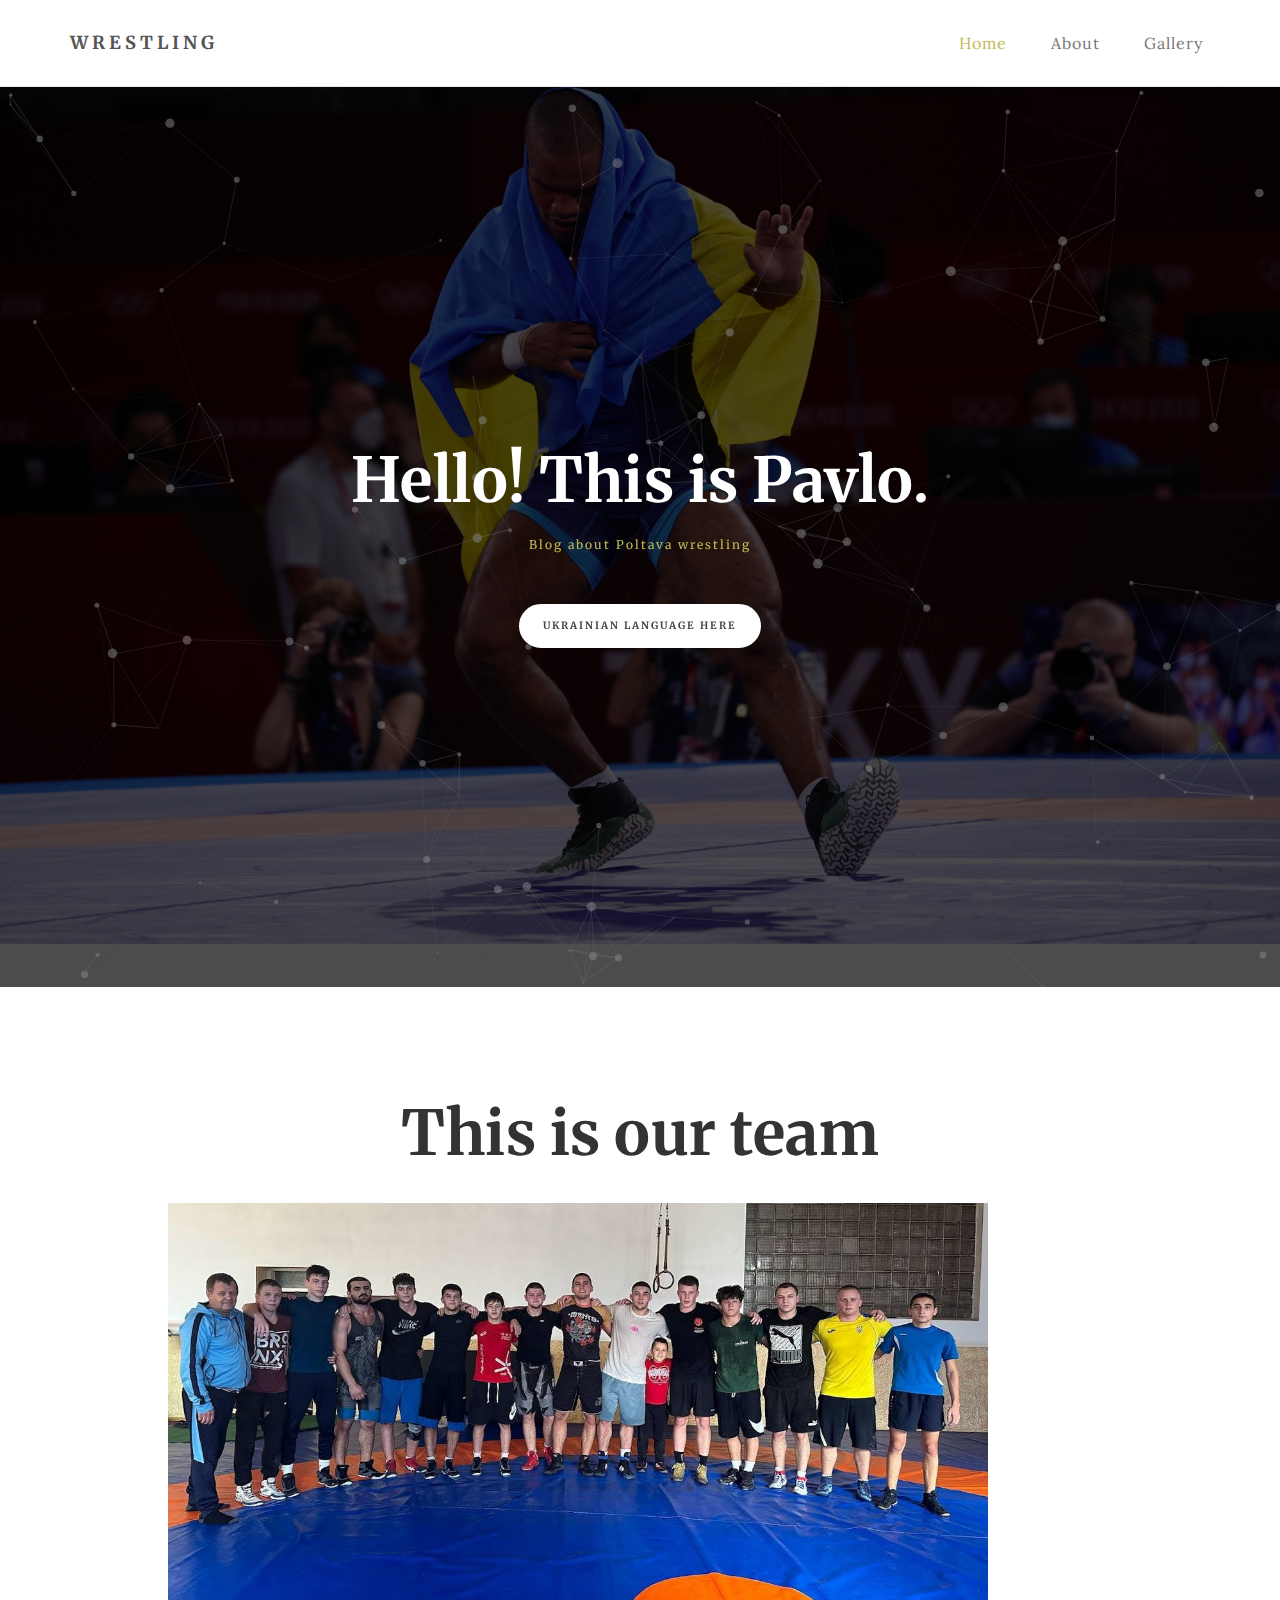
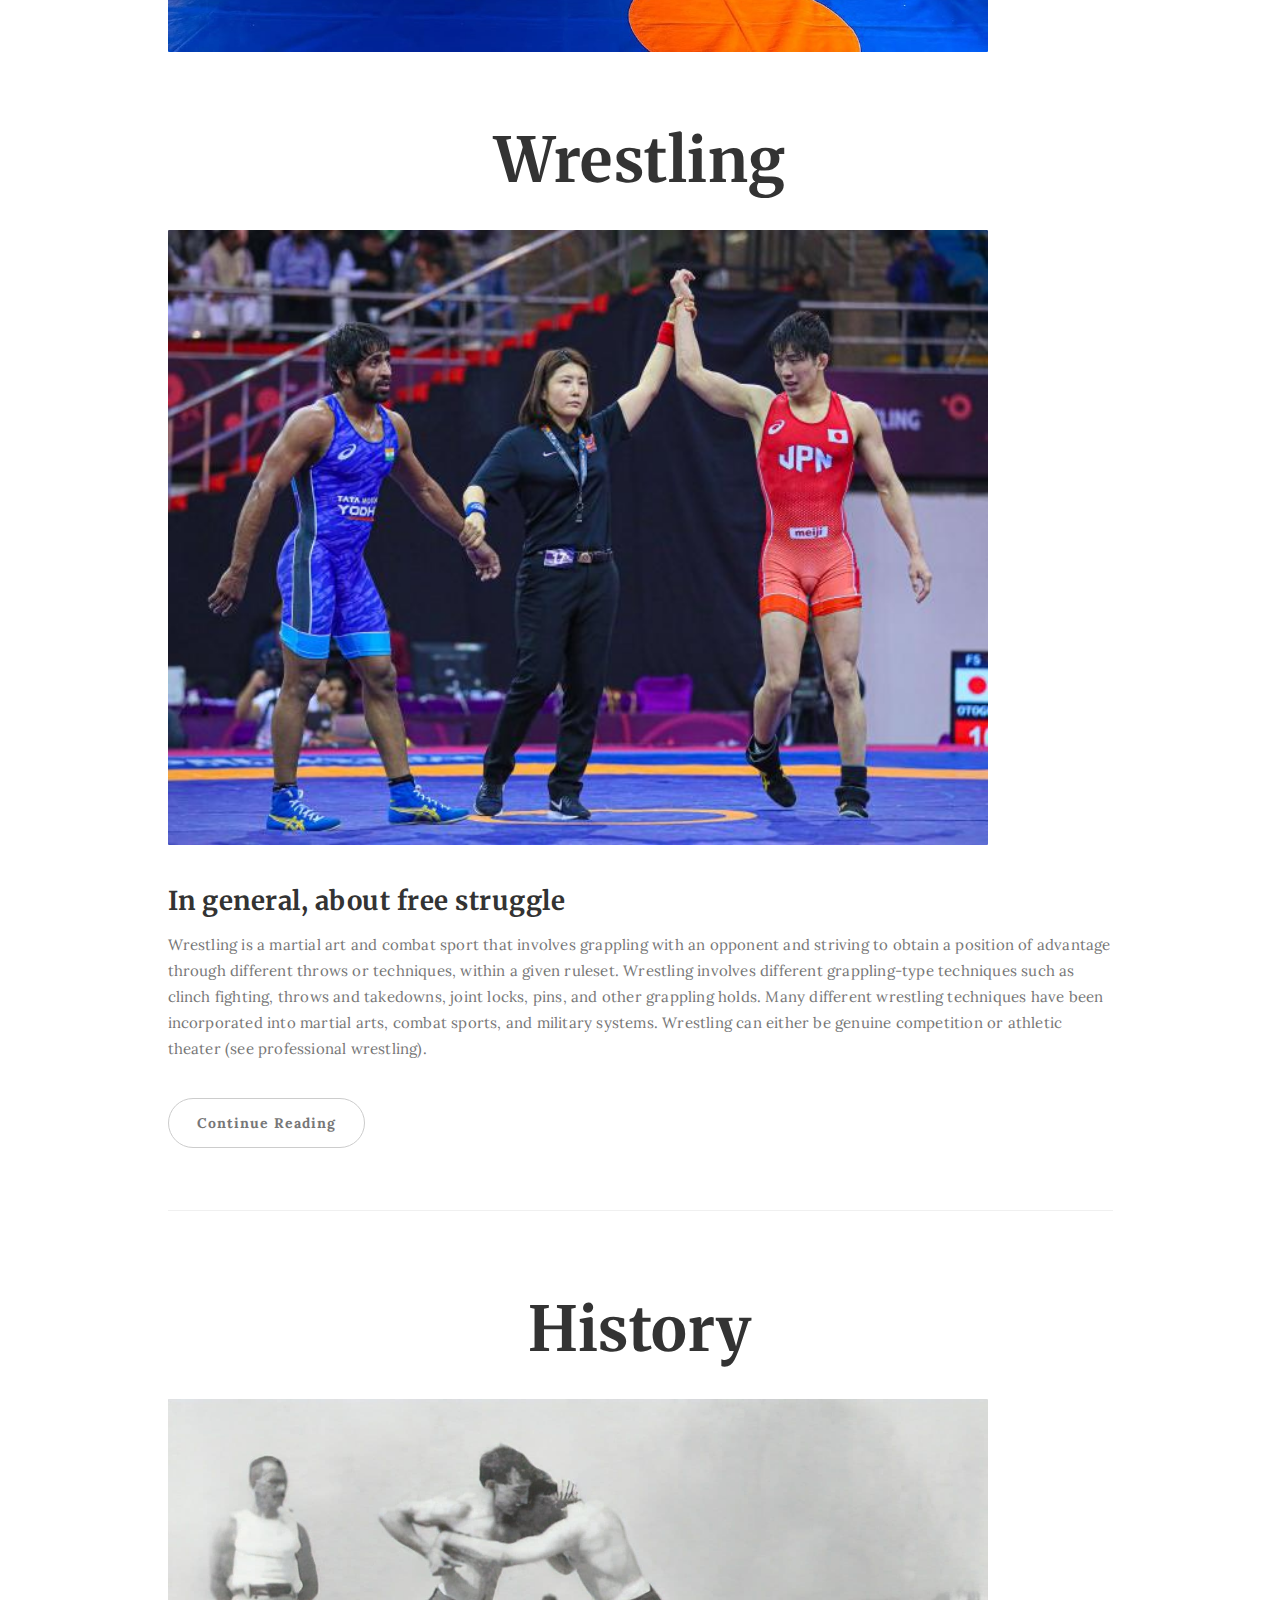
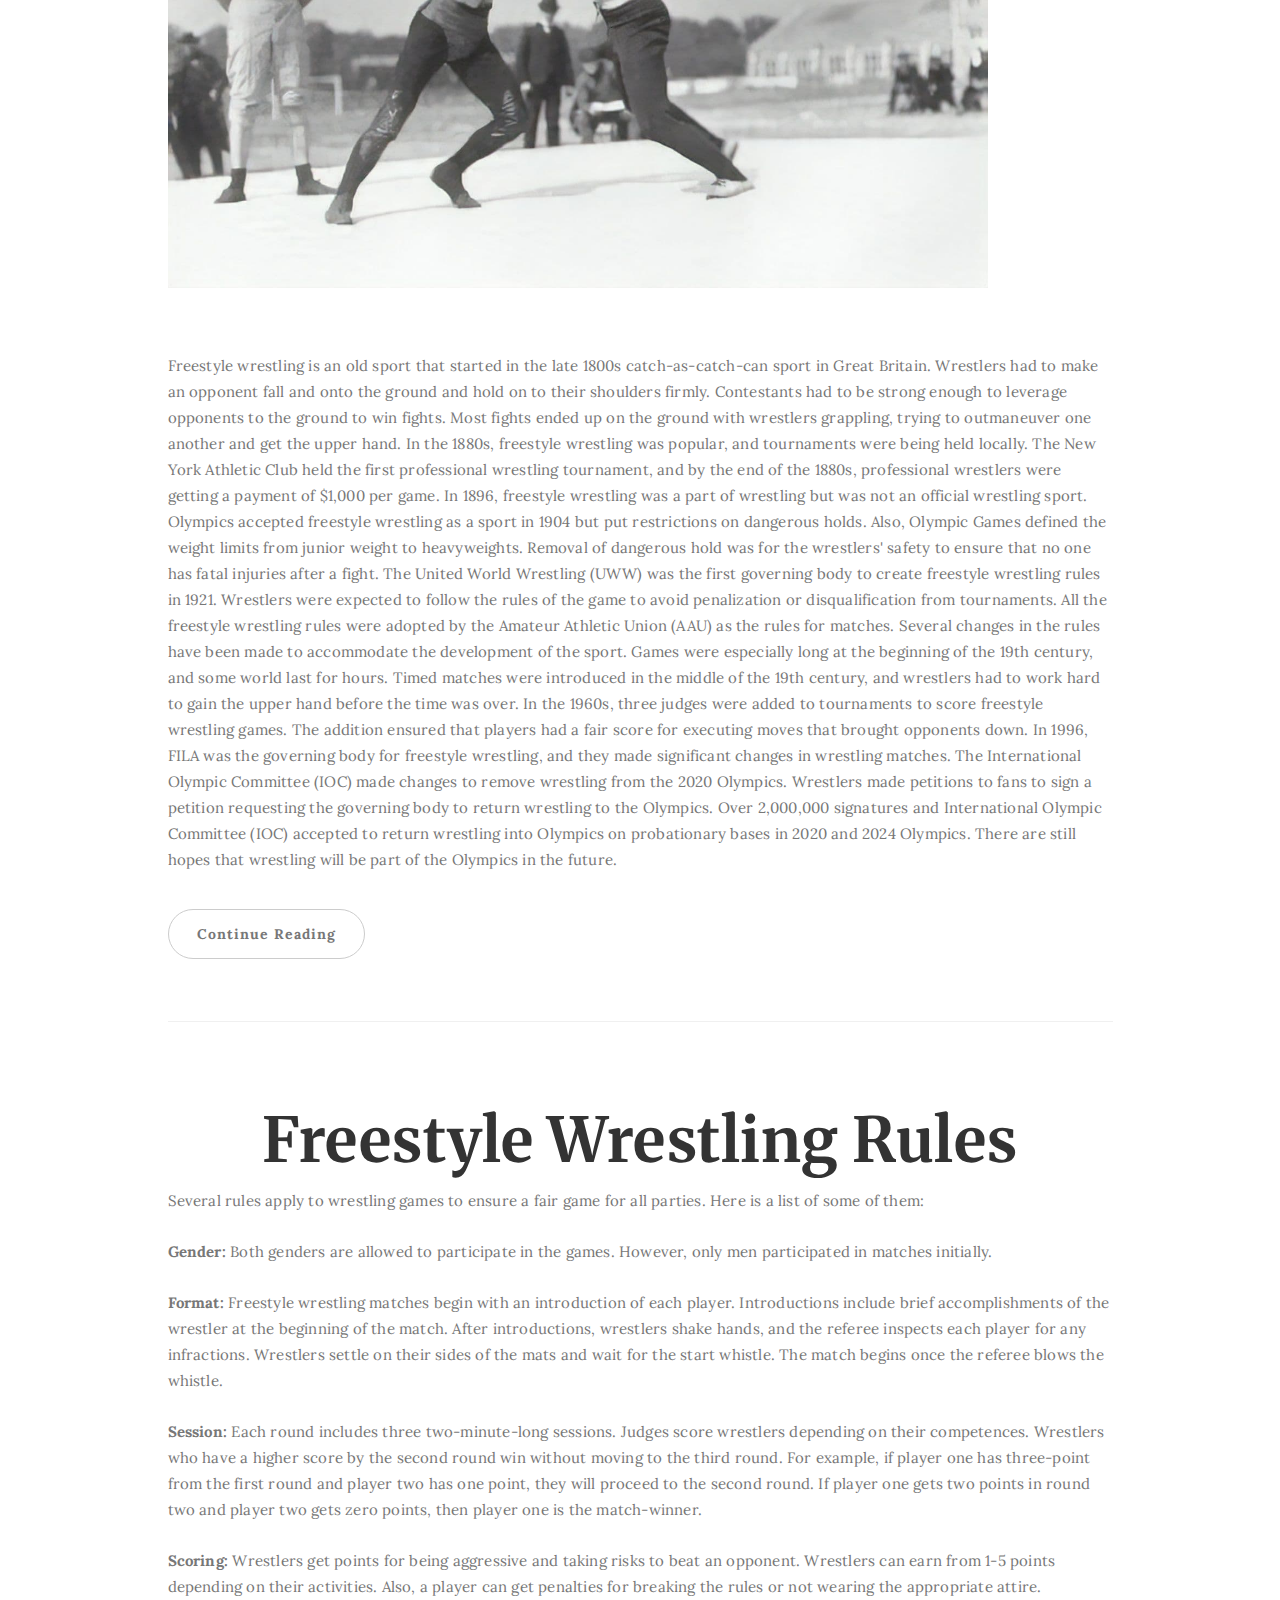
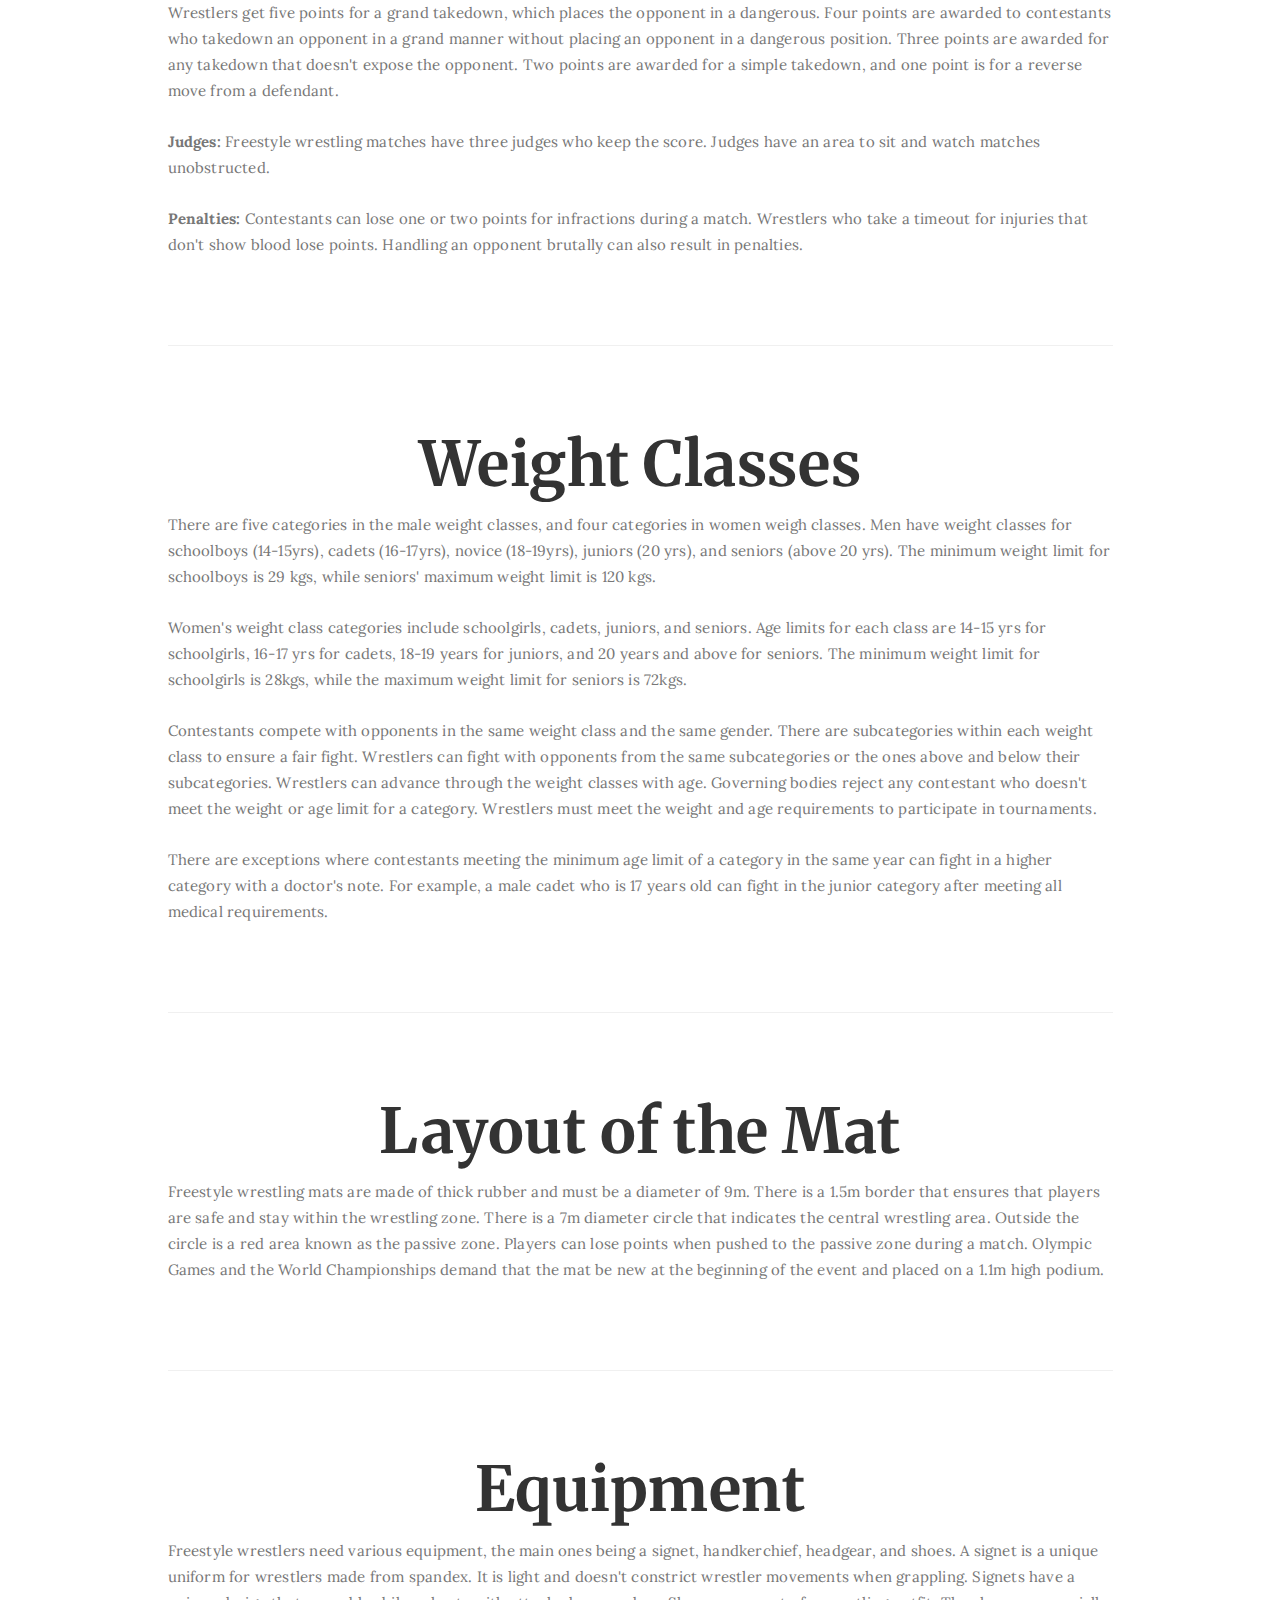
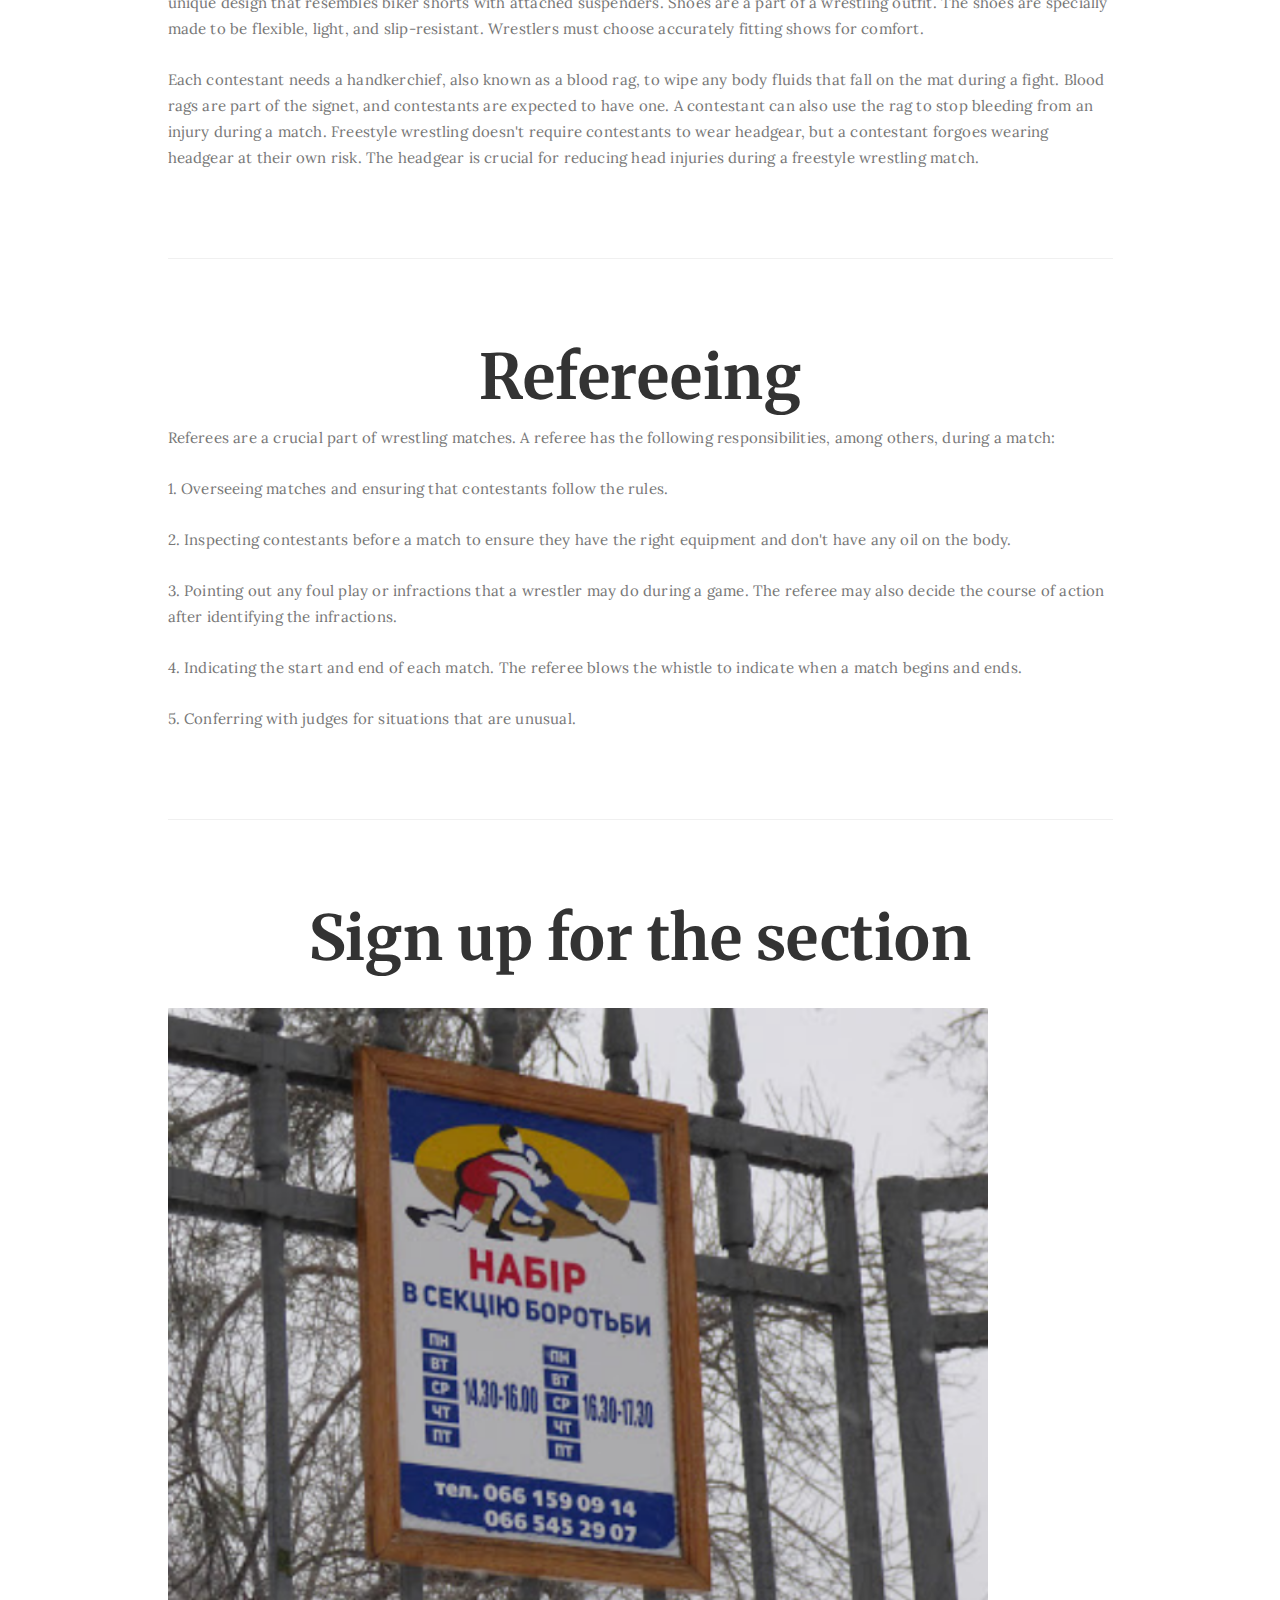
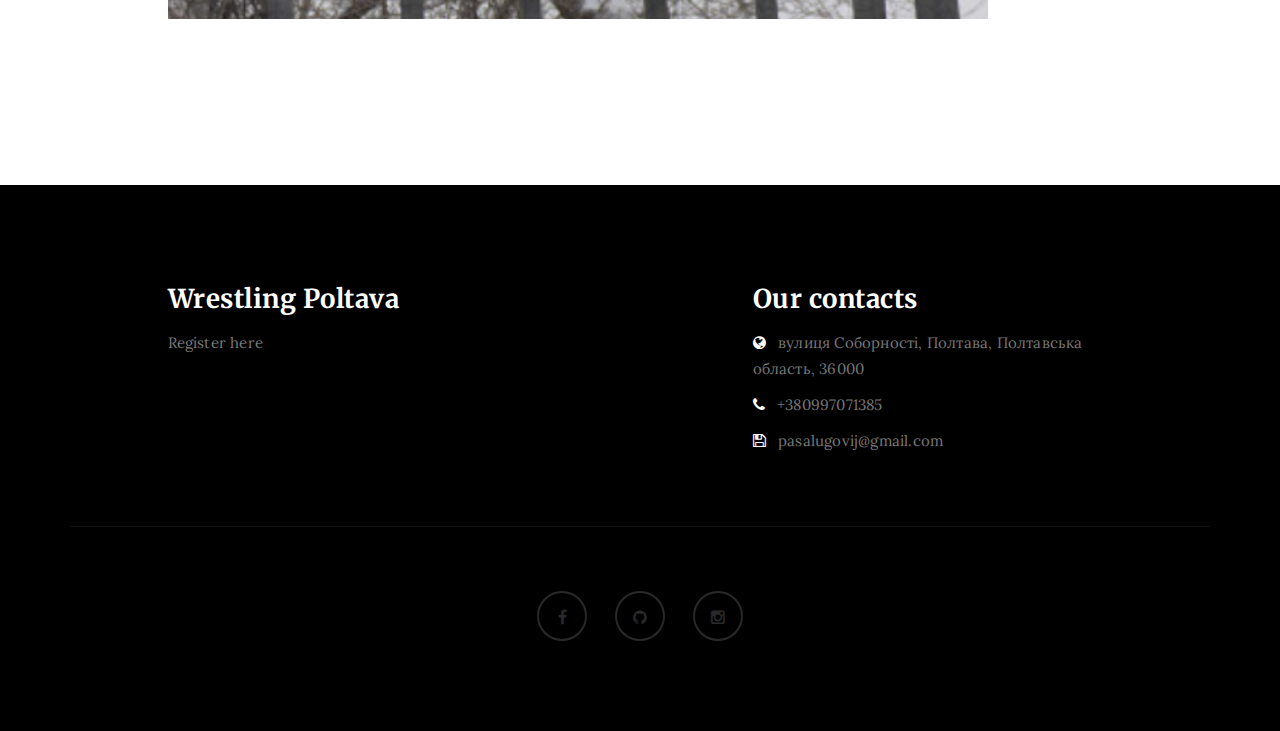
<file: index.html>
<!DOCTYPE html>
<html lang="en">
<head>

<meta charset="UTF-8">
<meta http-equiv="X-UA-Compatible" content="IE=Edge">
<meta name="description" content="">
<meta name="keywords" content="">
<meta name="author" content="">
<meta name="viewport" content="width=device-width, initial-scale=1, maximum-scale=1">
<link rel="shortcut icon" href="images/icon-wrestling.png" type="image/x-icon">
<title>Wrestling Poltava</title>

<link rel="stylesheet" href="css/bootstrap.min.css">
<link rel="stylesheet" href="css/font-awesome.min.css">

<!-- Main css -->
<link rel="stylesheet" href="css/style.css">
<link href="https://fonts.googleapis.com/css?family=Lora|Merriweather:300,400" rel="stylesheet">

</head>
<body>

<!-- PRE LOADER -->

<div class="preloader">
     <div class="sk-spinner sk-spinner-wordpress">
          <span class="sk-inner-circle"></span>
     </div>
</div>

<!-- Navigation section  -->

<div class="navbar navbar-default navbar-static-top" role="navigation">
     <div class="container">

          <div class="navbar-header">
               <button class="navbar-toggle" data-toggle="collapse" data-target=".navbar-collapse">
                    <span class="icon icon-bar"></span>
                    <span class="icon icon-bar"></span>
                    <span class="icon icon-bar"></span>
               </button>
               <a href="index.html" class="navbar-brand">Wrestling</a>
          </div>
          <div class="collapse navbar-collapse">
               <ul class="nav navbar-nav navbar-right">
                    <li class="active"><a href="index.html">Home</a></li>
                    <li><a href="about.html">About</a></li>
                    <li><a href="gallery.html">Gallery</a></li>
               </ul>
          </div>

  </div>
</div>

<!-- Home Section -->

<section id="home" class="main-home parallax-section">
     <div class="overlay"></div>
     <div id="particles-js"></div>
     <div class="container">
          <div class="row">

               <div class="col-md-12 col-sm-12">
                    <h1>Hello! This is Pavlo.</h1>
                    <h4>Blog about Poltava wrestling</h4>
                    <a href="ukrainish.html" class="smoothScroll btn btn-default">Ukrainian language here</a>
               </div>

          </div>
     </div>
</section>

<!-- Blog Section -->

<section id="blog">
     <div class="container">
          <div class="row">

               <div class="col-md-offset-1 col-md-10 col-sm-12">
                    <div class="blog-post-thumb">
                         <h1 class="my-team">This is our team</h1>
                         <div class="blog-post-image">
                              <a>
                                   <img src="images/My-team.jpg" class="img-responsive" alt="Blog Image" height="800px" width="820px">
                              </a>
                         </div>

                    <div class="blog-post-thumb">
                         <h1 class="my-team">Wrestling</h1>
                         <div class="blog-post-image">
                              <a>
                                   <img src="images/otoguto-blog.jpg" class="img-responsive" alt="Blog Image" height="800px" width="820px">
                              </a>
                         </div>
                         <div class="blog-post-title">
                              <h3>In general, about free struggle</a></h3>
                         </div>
                         <div class="blog-post-des">
                              <p>Wrestling is a martial art and combat sport that involves grappling with an opponent and striving to obtain a position of advantage through different throws or techniques, within a given ruleset. Wrestling involves different grappling-type techniques such as clinch fighting, throws and takedowns, joint locks, pins, and other grappling holds. Many different wrestling techniques have been incorporated into martial arts, combat sports, and military systems. Wrestling can either be genuine competition or athletic theater (see professional wrestling).</p>
                              <a href="https://en.wikipedia.org/wiki/Wrestling" class="btn btn-default">Continue Reading</a>
                         </div>
                    </div>

                    <div class="blog-post-thumb">
                         <h1 class="my-team">History</h1>
                         <div class="blog-post-image">
                              <div class="embed-responsive embed-responsive-16by9">
                                   <img src="images/history-wreestling.jpeg" class="img-responsive" alt="Blog Image" height="800px" width="820px">
                              </div>
                         </div>

                         <div class="blog-post-des">
                              <p>Freestyle wrestling is an old sport that started in the late 1800s catch-as-catch-can sport in Great Britain. Wrestlers had to make an opponent fall and onto the ground and hold on to their shoulders firmly. Contestants had to be strong enough to leverage opponents to the ground to win fights. Most fights ended up on the ground with wrestlers grappling, trying to outmaneuver one another and get the upper hand. In the 1880s, freestyle wrestling was popular, and tournaments were being held locally. The New York Athletic Club held the first professional wrestling tournament, and by the end of the 1880s, professional wrestlers were getting a payment of $1,000 per game. In 1896, freestyle wrestling was a part of wrestling but was not an official wrestling sport. Olympics accepted freestyle wrestling as a sport in 1904 but put restrictions on dangerous holds. Also, Olympic Games defined the weight limits from junior weight to heavyweights. Removal of dangerous hold was for the wrestlers' safety to ensure that no one has fatal injuries after a fight. The United World Wrestling (UWW) was the first governing body to create freestyle wrestling rules in 1921. Wrestlers were expected to follow the rules of the game to avoid penalization or disqualification from tournaments. All the freestyle wrestling rules were adopted by the Amateur Athletic Union (AAU) as the rules for matches. Several changes in the rules have been made to accommodate the development of the sport. Games were especially long at the beginning of the 19th century, and some world last for hours. Timed matches were introduced in the middle of the 19th century, and wrestlers had to work hard to gain the upper hand before the time was over. In the 1960s, three judges were added to tournaments to score freestyle wrestling games. The addition ensured that players had a fair score for executing moves that brought opponents down. In 1996, FILA was the governing body for freestyle wrestling, and they made significant changes in wrestling matches. The International Olympic Committee (IOC) made changes to remove wrestling from the 2020 Olympics. Wrestlers made petitions to fans to sign a petition requesting the governing body to return wrestling to the Olympics. Over 2,000,000 signatures and International Olympic Committee (IOC) accepted to return wrestling into Olympics on probationary bases in 2020 and 2024 Olympics. There are still hopes that wrestling will be part of the Olympics in the future.</p>
                              <a href="https://sport-wiki.org/sports/freestyle-wrestling/" class="btn btn-default">Continue Reading</a>
                         </div>
                    </div>

                    <div class="blog-post-thumb">
                         <h1 class="my-team">Freestyle Wrestling Rules</h1>
                         <div class="blog-post-title">
                              <p class="text-rules">Several rules apply to wrestling games to ensure a fair game for all parties. Here is a list of some of them:</p>
                              <p class="text-rules"><b>Gender:</b> Both genders are allowed to participate in the games. However, only men participated in matches initially.</p>
                              <p class="text-rules"><b>Format:</b> Freestyle wrestling matches begin with an introduction of each player. Introductions include brief accomplishments of the wrestler at the beginning of the match. After introductions, wrestlers shake hands, and the referee inspects each player for any infractions. Wrestlers settle on their sides of the mats and wait for the start whistle. The match begins once the referee blows the whistle.</p>
                              <p class="text-rules"><b>Session:</b> Each round includes three two-minute-long sessions. Judges score wrestlers depending on their competences. Wrestlers who have a higher score by the second round win without moving to the third round. For example, if player one has three-point from the first round and player two has one point, they will proceed to the second round. If player one gets two points in round two and player two gets zero points, then player one is the match-winner.</p>
                              <p class="text-rules"><b>Scoring:</b> Wrestlers get points for being aggressive and taking risks to beat an opponent. Wrestlers can earn from 1-5 points depending on their activities. Also, a player can get penalties for breaking the rules or not wearing the appropriate attire. Wrestlers get five points for a grand takedown, which places the opponent in a dangerous. Four points are awarded to contestants who takedown an opponent in a grand manner without placing an opponent in a dangerous position. Three points are awarded for any takedown that doesn't expose the opponent. Two points are awarded for a simple takedown, and one point is for a reverse move from a defendant.</p>
                              <p class="text-rules"><b>Judges:</b> Freestyle wrestling matches have three judges who keep the score. Judges have an area to sit and watch matches unobstructed.</p>
                              <p class="text-rules"><b>Penalties:</b> Contestants can lose one or two points for infractions during a match. Wrestlers who take a timeout for injuries that don't show blood lose points. Handling an opponent brutally can also result in penalties.</p>
                         </div>
                    </div>


                    <div class="blog-post-thumb">
                         <h1 class="my-team">Weight Classes</h1>
                         <div class="blog-post-title">
                              <p class="text-rules">There are five categories in the male weight classes, and four categories in women weigh classes. Men have weight classes for schoolboys (14-15yrs), cadets (16-17yrs), novice (18-19yrs), juniors (20 yrs), and seniors (above 20 yrs). The minimum weight limit for schoolboys is 29 kgs, while seniors' maximum weight limit is 120 kgs.</p>
                              <p class="text-rules">Women's weight class categories include schoolgirls, cadets, juniors, and seniors. Age limits for each class are 14-15 yrs for schoolgirls, 16-17 yrs for cadets, 18-19 years for juniors, and 20 years and above for seniors. The minimum weight limit for schoolgirls is 28kgs, while the maximum weight limit for seniors is 72kgs.</p>
                              <p class="text-rules">Contestants compete with opponents in the same weight class and the same gender. There are subcategories within each weight class to ensure a fair fight. Wrestlers can fight with opponents from the same subcategories or the ones above and below their subcategories. Wrestlers can advance through the weight classes with age. Governing bodies reject any contestant who doesn't meet the weight or age limit for a category. Wrestlers must meet the weight and age requirements to participate in tournaments.</p>
                              <p class="text-rules">There are exceptions where contestants meeting the minimum age limit of a category in the same year can fight in a higher category with a doctor's note. For example, a male cadet who is 17 years old can fight in the junior category after meeting all medical requirements.</p>
                         </div>
                    </div>

                    <div class="blog-post-thumb">
                         <h1 class="my-team">Layout of the Mat</h1>
                         <div class="blog-post-title">
                              <p class="text-rules">Freestyle wrestling mats are made of thick rubber and must be a diameter of 9m. There is a 1.5m border that ensures that players are safe and stay within the wrestling zone. There is a 7m diameter circle that indicates the central wrestling area. Outside the circle is a red area known as the passive zone. Players can lose points when pushed to the passive zone during a match. Olympic Games and the World Championships demand that the mat be new at the beginning of the event and placed on a 1.1m high podium.</p>
                         </div>
                    </div>

                    <div class="blog-post-thumb">
                         <h1 class="my-team">Equipment</h1>
                         <div class="blog-post-title">
                              <p class="text-rules">Freestyle wrestlers need various equipment, the main ones being a signet, handkerchief, headgear, and shoes. A signet is a unique uniform for wrestlers made from spandex. It is light and doesn't constrict wrestler movements when grappling. Signets have a unique design that resembles biker shorts with attached suspenders. Shoes are a part of a wrestling outfit. The shoes are specially made to be flexible, light, and slip-resistant. Wrestlers must choose accurately fitting shows for comfort.</p>
                              <p class="text-rules">Each contestant needs a handkerchief, also known as a blood rag, to wipe any body fluids that fall on the mat during a fight. Blood rags are part of the signet, and contestants are expected to have one. A contestant can also use the rag to stop bleeding from an injury during a match. Freestyle wrestling doesn't require contestants to wear headgear, but a contestant forgoes wearing headgear at their own risk. The headgear is crucial for reducing head injuries during a freestyle wrestling match.</p>
                         </div>
                    </div>

                    <div class="blog-post-thumb">
                         <h1 class="my-team">Refereeing</h1>
                         <div class="blog-post-title">
                              <p class="text-rules">Referees are a crucial part of wrestling matches. A referee has the following responsibilities, among others, during a match: </p>
                              <p class="text-rules">1. Overseeing matches and ensuring that contestants follow the rules.</p>
                              <p class="text-rules">2. Inspecting contestants before a match to ensure they have the right equipment and don't have any oil on the body.</p>
                              <p class="text-rules">3. Pointing out any foul play or infractions that a wrestler may do during a game. The referee may also decide the course of action after identifying the infractions.</p>
                              <p class="text-rules">4. Indicating the start and end of each match. The referee blows the whistle to indicate when a match begins and ends.</p>
                              <p class="text-rules">5. Conferring with judges for situations that are unusual.</p>
                         </div>
                    </div>




                    <div class="blog-post-thumb">
                         <h1 class="my-team">Sign up for the section</h1>
                         <div class="blog-post-image">
                              <a>
                                   <img src="images/reception-wrestling.png" class="img-responsive" alt="Blog Image" height="800px" width="820px">
                              </a>
                    </div>

                    

               </div>

          </div>
     </div>
</section>

<!-- Footer Section -->

<footer>
     <div class="container">
          <div class="row">

               <div class="col-md-5 col-md-offset-1 col-sm-6">
                    <h3>Wrestling Poltava</h3>
                    <p>Register here</p>
               </div>

               <div class="col-md-4 col-md-offset-1 col-sm-6">
                    <h3>Our contacts</h3>
                    <p><i class="fa fa-globe"></i> вулиця Соборності, Полтава, Полтавська область, 36000</p>
                    <p><i class="fa fa-phone"></i> +380997071385</p>
                    <p><i class="fa fa-save"></i> pasalugovij@gmail.com</p>
               </div>

               <div class="clearfix col-md-12 col-sm-12">
                    <hr>
               </div>

               <div class="col-md-12 col-sm-12">
                    <ul class="social-icon">
                         <li><a href="https://www.facebook.com/profile.php?id=100010576518614" class="fa fa-facebook"></a></li>
                         <li><a href="https://github.com/Pavlitoo" class="fa fa-github"></a></li>
                         <li><a href="https://www.instagram.com/l.pashaa/" class="fa fa-instagram"></a></li>
                    </ul>
               </div>
               
          </div>
     </div>
</footer>

<!-- Back top -->
<a href="#back-top" class="go-top"><i class="fa fa-angle-up"></i></a>

<!-- SCRIPTS -->

<script src="js/jquery.js"></script>
<script src="js/bootstrap.min.js"></script>
<script src="js/particles.min.js"></script>
<script src="js/app.js"></script>
<script src="js/jquery.parallax.js"></script>
<script src="js/smoothscroll.js"></script>
<script src="js/custom.js"></script>

</body>
</html>
</file>
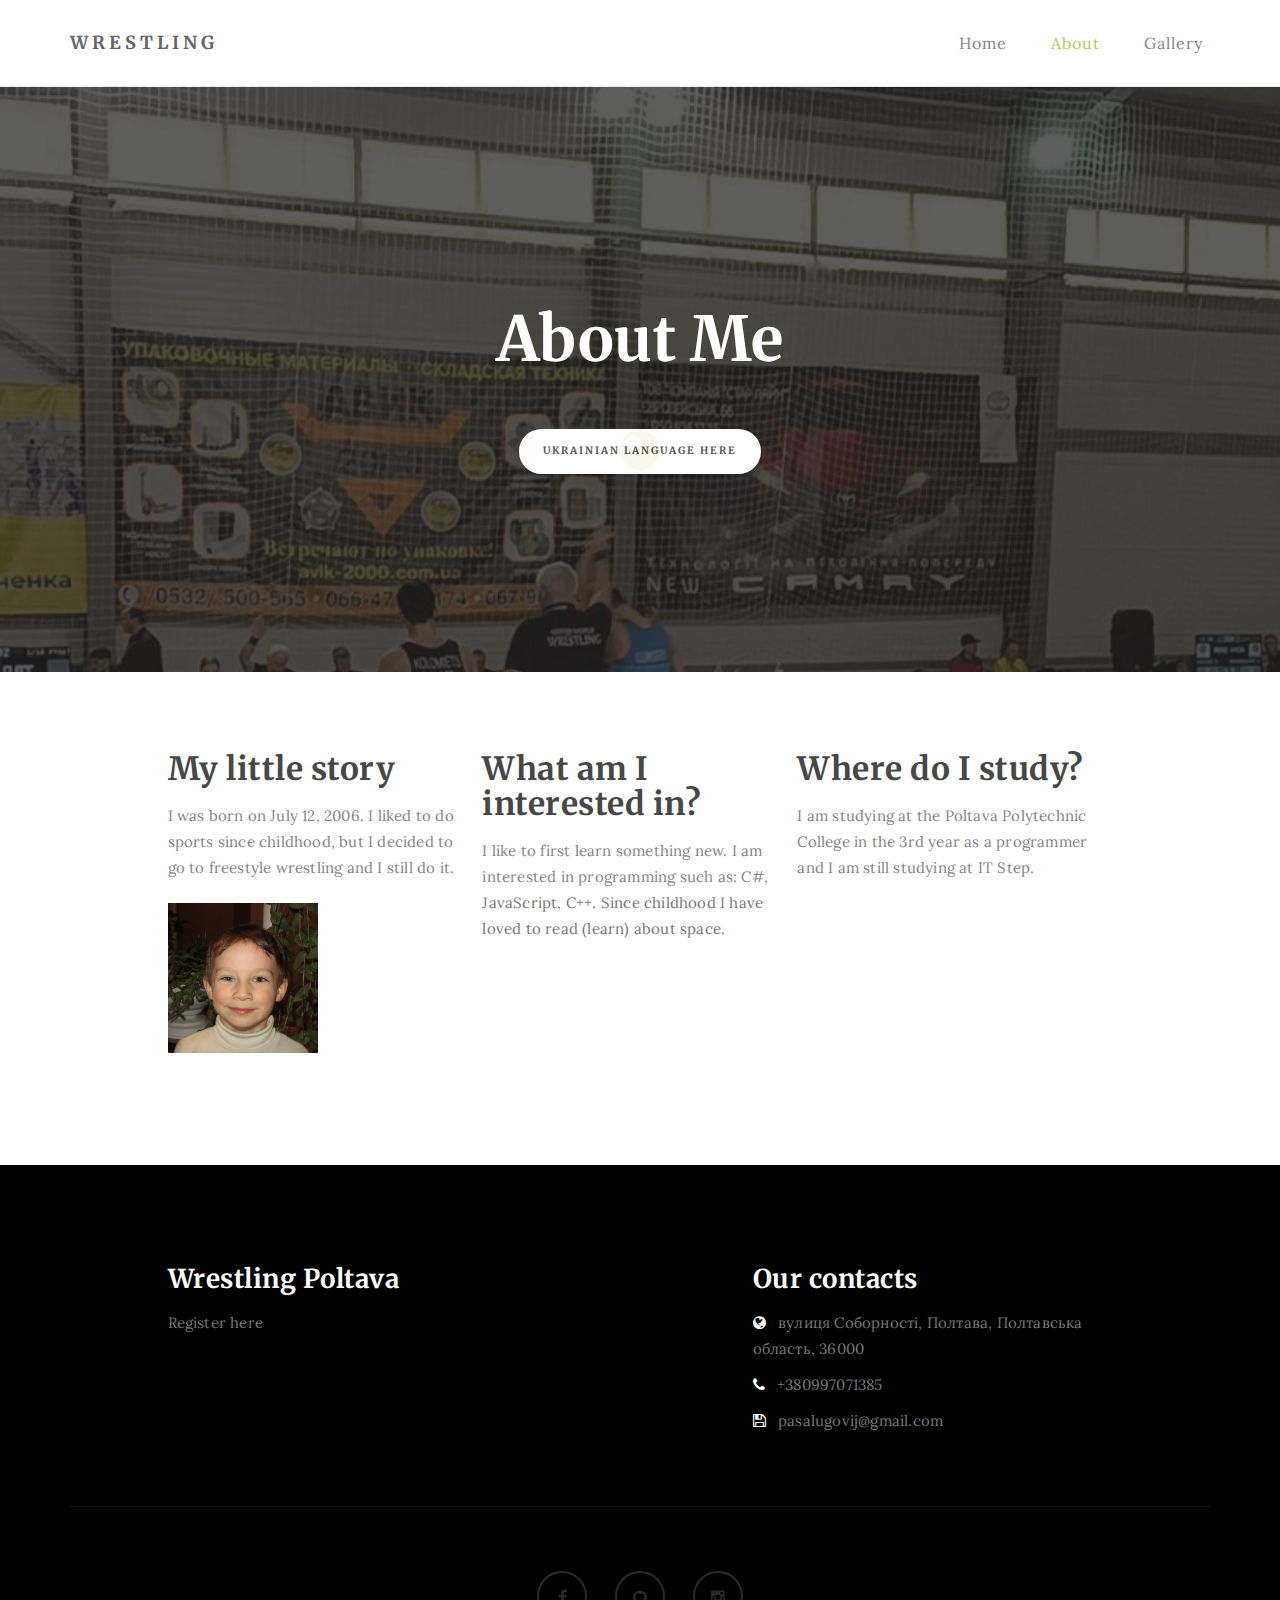
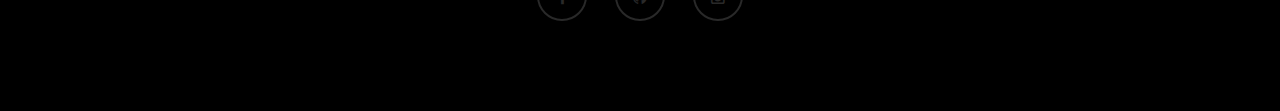
<file: about.html>
<!DOCTYPE html>
<html lang="en">
<head>

<meta charset="UTF-8">
<meta http-equiv="X-UA-Compatible" content="IE=Edge">
<meta name="description" content="">
<meta name="keywords" content="">
<meta name="author" content="">
<meta name="viewport" content="width=device-width, initial-scale=1, maximum-scale=1">
<link rel="shortcut icon" href="images/icon-wrestling.png" type="image/x-icon">
<title>About me</title>
<!--

Template 2085 Neuron

http://www.tooplate.com/view/2085-neuron

-->
<link rel="stylesheet" href="css/bootstrap.min.css">
<link rel="stylesheet" href="css/font-awesome.min.css">

<!-- Main css -->
<link rel="stylesheet" href="css/style.css">
<link href="https://fonts.googleapis.com/css?family=Lora|Merriweather:300,400" rel="stylesheet">

</head>
<body>

<!-- PRE LOADER -->

<div class="preloader">
     <div class="sk-spinner sk-spinner-wordpress">
          <span class="sk-inner-circle"></span>
     </div>
</div>

<!-- Navigation section  -->

<div class="navbar navbar-default navbar-static-top" role="navigation">
     <div class="container">

          <div class="navbar-header">
               <button class="navbar-toggle" data-toggle="collapse" data-target=".navbar-collapse">
                    <span class="icon icon-bar"></span>
                    <span class="icon icon-bar"></span>
                    <span class="icon icon-bar"></span>
               </button>
               <a href="index.html" class="navbar-brand">Wrestling</a>
          </div>
          <div class="collapse navbar-collapse">
               <ul class="nav navbar-nav navbar-right">
                    <li><a href="index.html">Home</a></li>
                    <li class="active"><a href="about.html">About</a></li>
                    <li><a href="gallery.html">Gallery</a></li>
               </ul>
          </div>

  </div>
</div>

<!-- Home Section -->

<section id="home" class="main-about parallax-section">
     <div class="overlay"></div>
     <div class="container">
          <div class="row">

               <div class="col-md-12 col-sm-12">
                    <h1>About Me</h1>
                    <a href="aboutukrainish.html" class="smoothScroll btn btn-default">Ukrainian language here</a>
               </div>

          </div>
     </div>
</section>

<!-- About Section -->

<section id="about">
     <div class="container">
          <div class="row">

               <div class="col-md-offset-1 col-md-10 col-sm-12">
                    <div class="col-md-4 col-sm-4">
                         <h2>My little story</h2>
                         <p>I was born on July 12, 2006. I liked to do sports since childhood, but I decided to go to freestyle wrestling and I still do it.</p>
                         <a>
                              <img src="images/i-foto.jpg" class="img-responsive" alt="Blog Image" height="130px" width="150px">
                         </a>
                    </div>

                    <div class="col-md-4 col-sm-4">
                         <h2>What am I interested in?</h2>
                         <p>I like to first learn something new. I am interested in programming such as: C#, JavaScript, C++. Since childhood I have loved to read (learn) about space.</p>
                         
                    </div>

                    <div class="col-md-4 col-sm-4">
                         <h2>Where do I study?</h2>
                         <p>I am studying at the Poltava Polytechnic College in the 3rd year as a programmer and I am still studying at IT Step.</p>
                    </div>

          </div>
     </div>
</section>

<!-- Footer Section -->

<footer>
     <div class="container">
          <div class="row">

               <div class="col-md-5 col-md-offset-1 col-sm-6">
                    <h3>Wrestling Poltava</h3>
                    <p>Register here</p>
               </div>

               <div class="col-md-4 col-md-offset-1 col-sm-6">
                    <h3>Our contacts</h3>
                    <p><i class="fa fa-globe"></i> вулиця Соборності, Полтава, Полтавська область, 36000</p>
                    <p><i class="fa fa-phone"></i> +380997071385</p>
                    <p><i class="fa fa-save"></i> pasalugovij@gmail.com</p>
               </div>

               <div class="clearfix col-md-12 col-sm-12">
                    <hr>
               </div>

               <div class="col-md-12 col-sm-12">
                    <ul class="social-icon">
                         <li><a href="https://www.facebook.com/profile.php?id=100010576518614" class="fa fa-facebook"></a></li>
                         <li><a href="https://github.com/Pavlitoo" class="fa fa-github"></a></li>
                         <li><a href="https://www.instagram.com/l.pashaa/" class="fa fa-instagram"></a></li>
                    </ul>
               </div>
               
          </div>
     </div>
</footer>

<!-- Back top -->
<a href="#back-top" class="go-top"><i class="fa fa-angle-up"></i></a>

<!-- SCRIPTS -->

<script src="js/jquery.js"></script>
<script src="js/bootstrap.min.js"></script>
<script src="js/jquery.parallax.js"></script>
<script src="js/custom.js"></script>

</body>
</html>
</file>
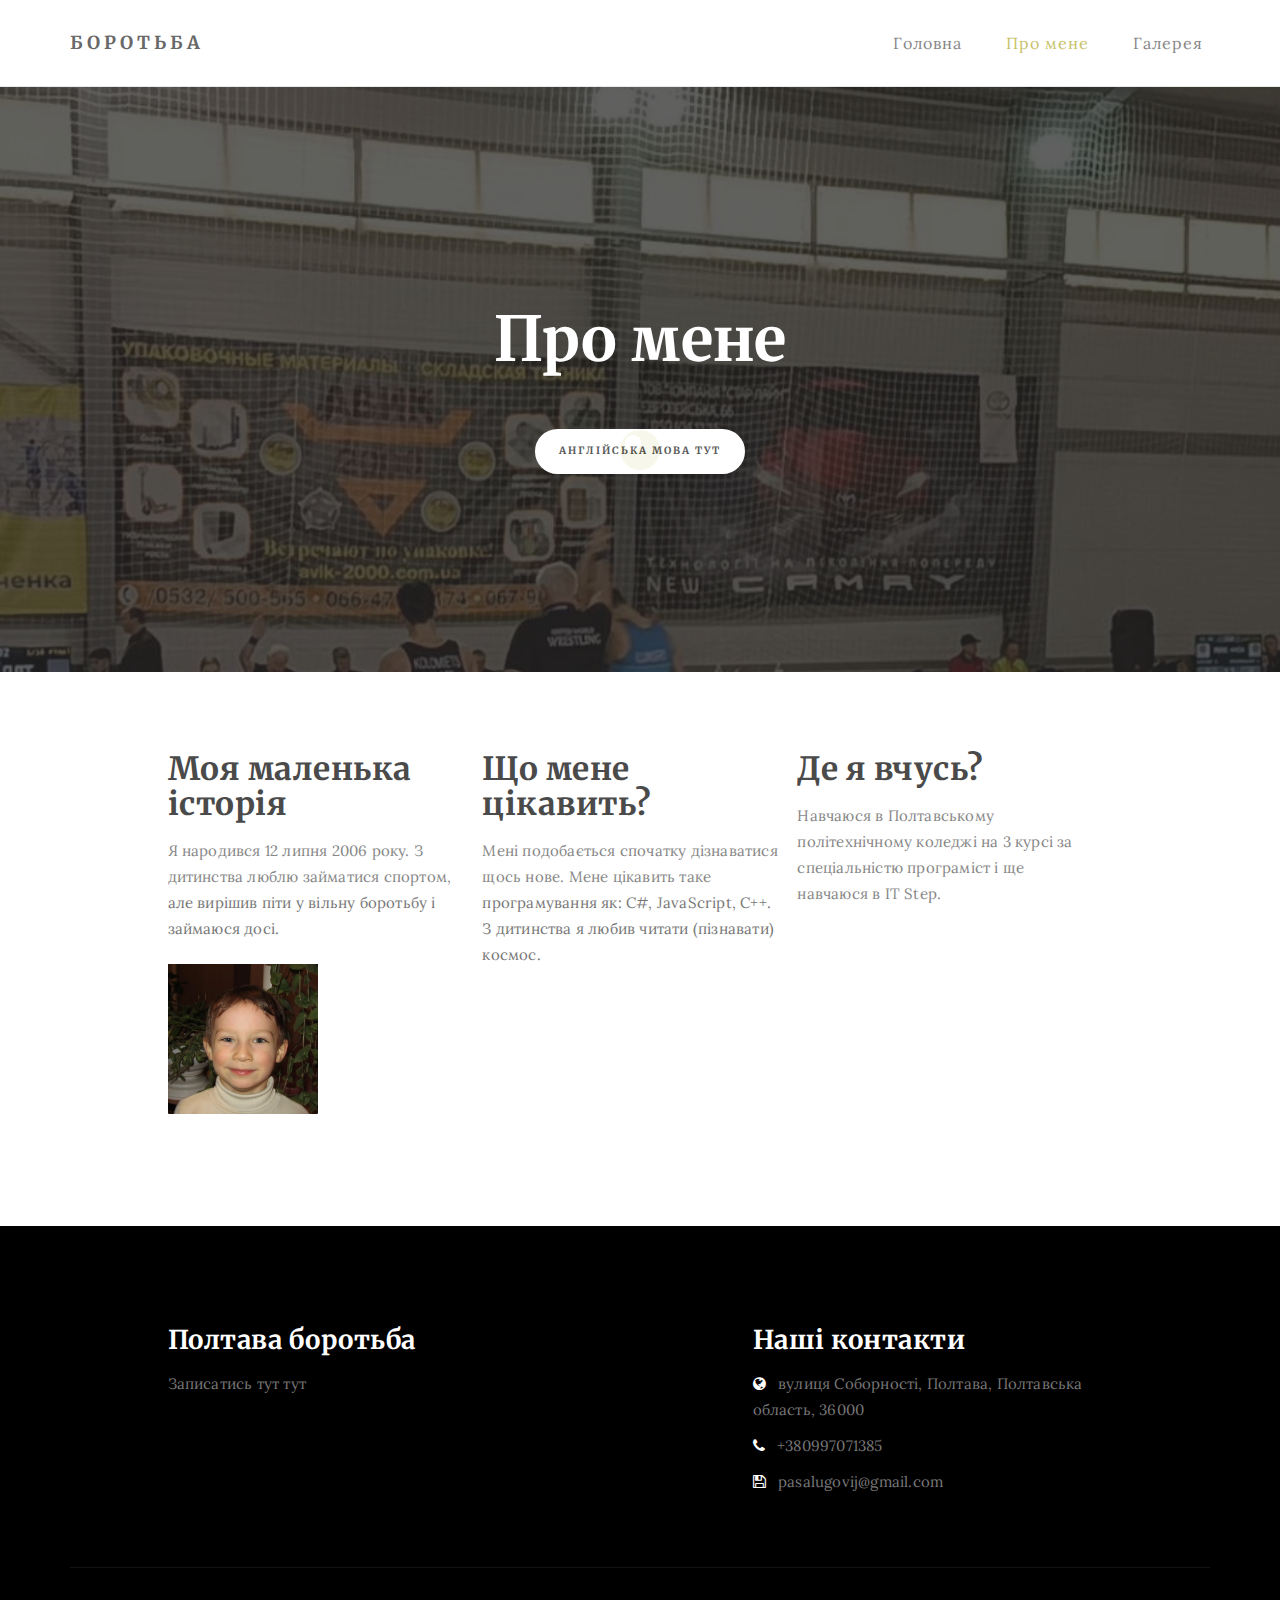
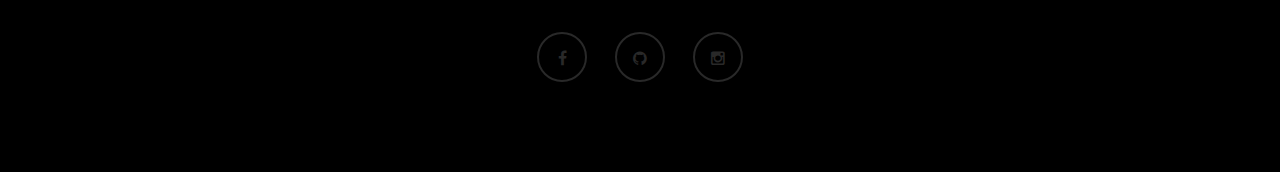
<file: aboutukrainish.html>
<!DOCTYPE html>
<html lang="X-UA-Compatible">
<head>

<meta charset="UTF-8">
<meta http-equiv="X-UA-Compatible" content="IE=Edge">
<meta name="description" content="">
<meta name="keywords" content="">
<meta name="author" content="">
<meta name="viewport" content="width=device-width, initial-scale=1, maximum-scale=1">
<link rel="shortcut icon" href="images/icon-wrestling.png" type="image/x-icon">
<title>Про мене</title>

<link rel="stylesheet" href="css/bootstrap.min.css">
<link rel="stylesheet" href="css/font-awesome.min.css">

<!-- Main css -->
<link rel="stylesheet" href="css/style.css">
<link href="https://fonts.googleapis.com/css?family=Lora|Merriweather:300,400" rel="stylesheet">

</head>
<body>

<!-- PRE LOADER -->

<div class="preloader">
     <div class="sk-spinner sk-spinner-wordpress">
          <span class="sk-inner-circle"></span>
     </div>
</div>

<!-- Navigation section  -->

<div class="navbar navbar-default navbar-static-top" role="navigation">
     <div class="container">

          <div class="navbar-header">
               <button class="navbar-toggle" data-toggle="collapse" data-target=".navbar-collapse">
                    <span class="icon icon-bar"></span>
                    <span class="icon icon-bar"></span>
                    <span class="icon icon-bar"></span>
               </button>
               <a href="index.html" class="navbar-brand">Боротьба</a>
          </div>
          <div class="collapse navbar-collapse">
               <ul class="nav navbar-nav navbar-right">
                    <li><a href="index.html">Головна</a></li>
                    <li class="active"><a href="about.html">Про мене</a></li>
                    <li><a href="gallery.html">Галерея</a></li>
               </ul>
          </div>

  </div>
</div>

<!-- Home Section -->

<section id="home" class="main-about parallax-section">
     <div class="overlay"></div>
     <div class="container">
          <div class="row">

               <div class="col-md-12 col-sm-12">
                    <h1>Про мене</h1>
                    <a href="about.html" class="smoothScroll btn btn-default">Англійська мова тут</a>
               </div>

          </div>
     </div>
</section>

<!-- About Section -->

<section id="about">
     <div class="container">
          <div class="row">

               <div class="col-md-offset-1 col-md-10 col-sm-12">
                    <div class="col-md-4 col-sm-4">
                         <h2>Моя маленька історія</h2>
                         <p>Я народився 12 липня 2006 року. З дитинства люблю займатися спортом, але вирішив піти у вільну боротьбу і займаюся досі.</p>
                         <a>
                              <img src="images/i-foto.jpg" class="img-responsive" alt="Blog Image" height="130px" width="150px">
                         </a>
                    </div>

                    <div class="col-md-4 col-sm-4">
                         <h2>Що мене цікавить?</h2>
                         <p>Мені подобається спочатку дізнаватися щось нове. Мене цікавить таке програмування як: C#, JavaScript, C++. З дитинства я любив читати (пізнавати) космос.</p>
                         
                    </div>

                    <div class="col-md-4 col-sm-4">
                         <h2>Де я вчусь?</h2>
                         <p>Навчаюся в Полтавському політехнічному коледжі на 3 курсі за спеціальністю програміст і ще навчаюся в IT Step.</p>
                    </div>

          </div>
     </div>
</section>

<!-- Footer Section -->

<footer>
    <div class="container">
         <div class="row">

              <div class="col-md-5 col-md-offset-1 col-sm-6">
                   <h3>Полтава боротьба</h3>
                   <p>Записатись тут тут</p>
              </div>

              <div class="col-md-4 col-md-offset-1 col-sm-6">
                   <h3>Наші контакти</h3>
                   <p><i class="fa fa-globe"></i> вулиця Соборності, Полтава, Полтавська область, 36000</p>
                   <p><i class="fa fa-phone"></i> +380997071385</p>
                   <p><i class="fa fa-save"></i> pasalugovij@gmail.com</p>
              </div>

              <div class="clearfix col-md-12 col-sm-12">
                   <hr>
              </div>

              <div class="col-md-12 col-sm-12">
                   <ul class="social-icon">
                        <li><a href="https://www.facebook.com/profile.php?id=100010576518614" class="fa fa-facebook"></a></li>
                        <li><a href="https://github.com/Pavlitoo" class="fa fa-github"></a></li>
                        <li><a href="https://www.instagram.com/l.pashaa/" class="fa fa-instagram"></a></li>
                   </ul>
              </div>
              
         </div>
    </div>
</footer>

<!-- Back top -->
<a href="#back-top" class="go-top"><i class="fa fa-angle-up"></i></a>

<!-- SCRIPTS -->

<script src="js/jquery.js"></script>
<script src="js/bootstrap.min.js"></script>
<script src="js/jquery.parallax.js"></script>
<script src="js/custom.js"></script>

</body>
</html>
</file>
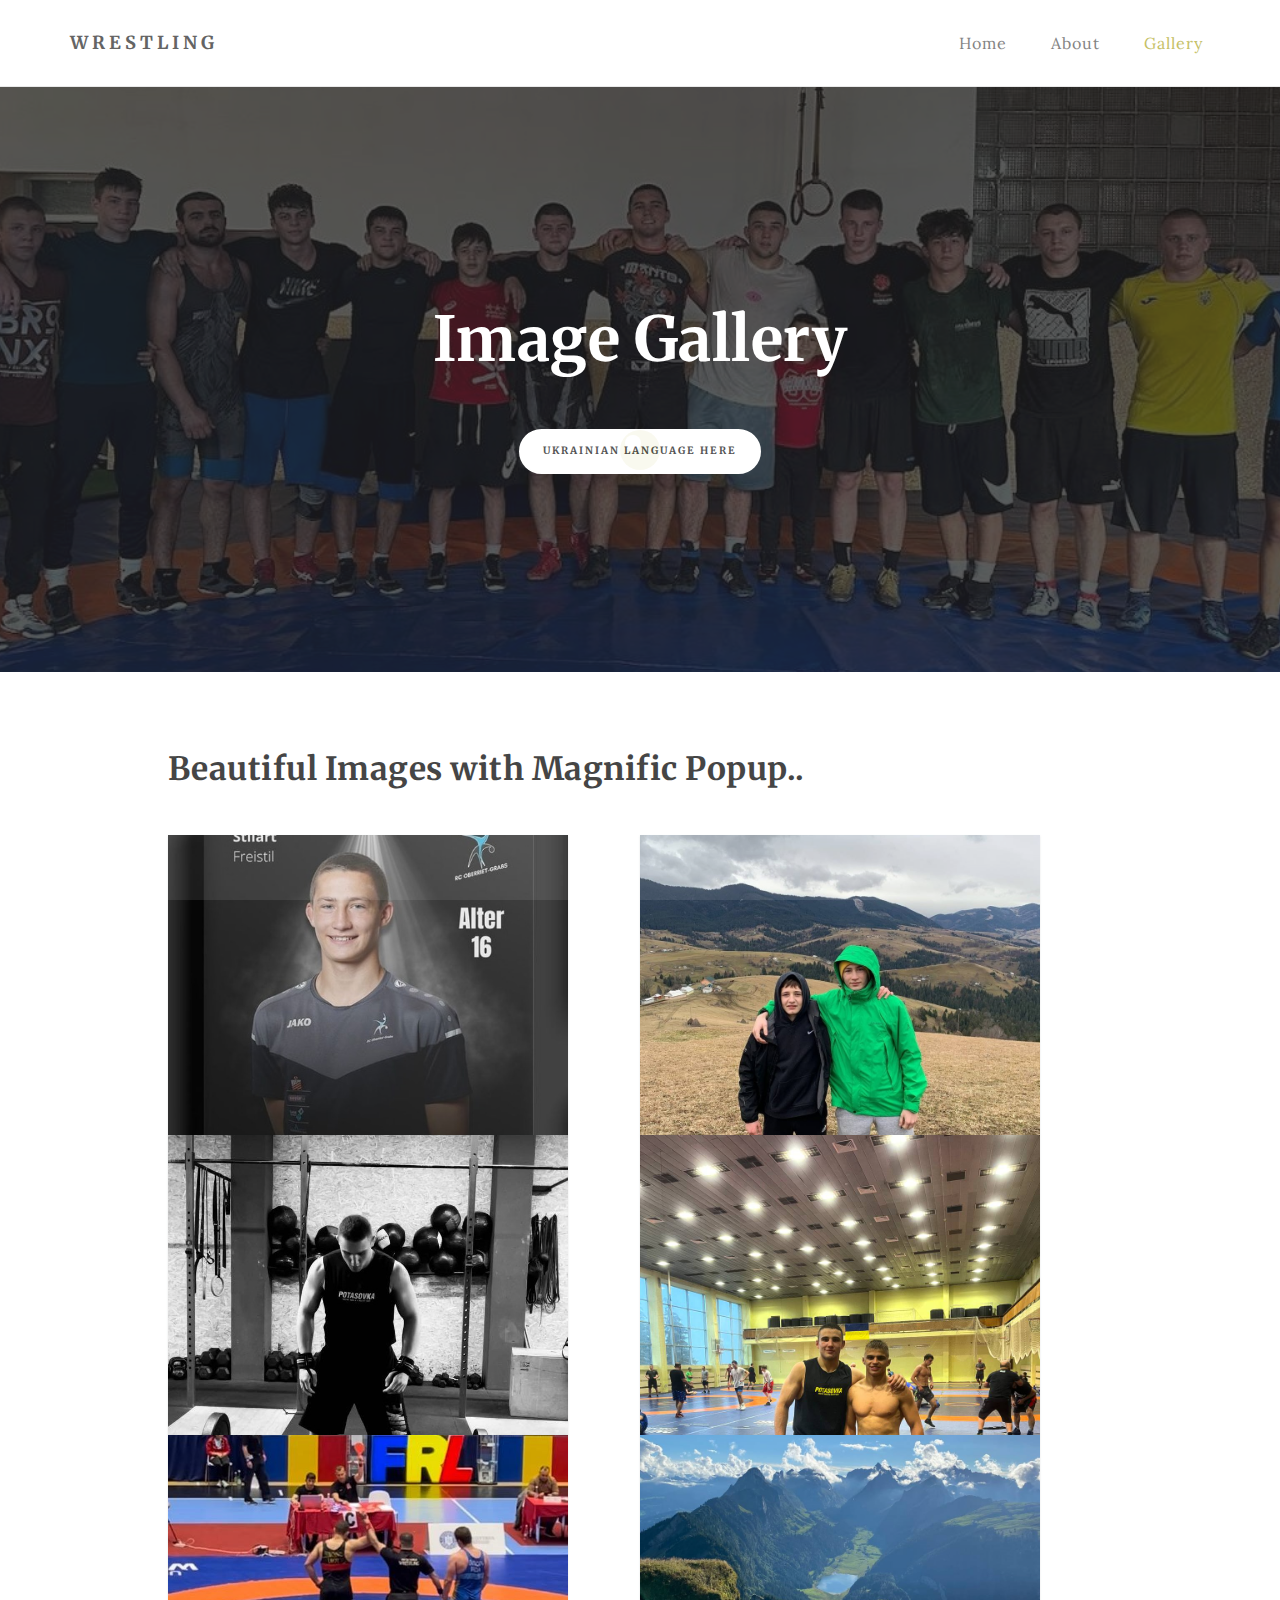
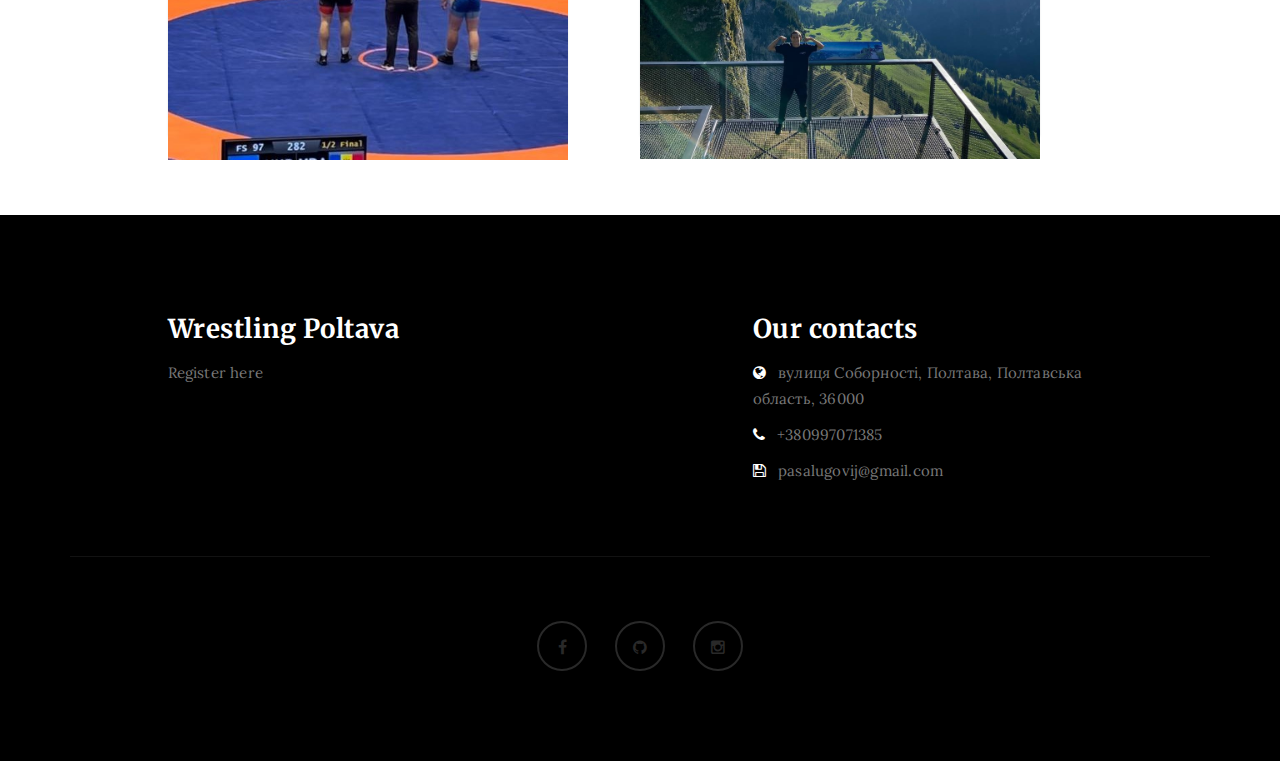
<file: gallery.html>
<!DOCTYPE html>
<html lang="en">
<head>

<meta charset="UTF-8">
<meta http-equiv="X-UA-Compatible" content="IE=Edge">
<meta name="description" content="">
<meta name="keywords" content="">
<meta name="author" content="">
<meta name="viewport" content="width=device-width, initial-scale=1, maximum-scale=1">

<title>Gallery</title>

<link rel="stylesheet" href="css/bootstrap.min.css">
<link rel="stylesheet" href="css/font-awesome.min.css">
<link rel="stylesheet" href="css/magnific-popup.css">

<!-- Main css -->
<link rel="stylesheet" href="css/style.css">
<link href="https://fonts.googleapis.com/css?family=Lora|Merriweather:300,400" rel="stylesheet">
<link rel="shortcut icon" href="images/icon-wrestling.png" type="image/x-icon">
</head>
<body>

<!-- PRE LOADER -->

<div class="preloader">
     <div class="sk-spinner sk-spinner-wordpress">
          <span class="sk-inner-circle"></span>
     </div>
</div>

<!-- Navigation section  -->

<div class="navbar navbar-default navbar-static-top" role="navigation">
     <div class="container">

          <div class="navbar-header">
               <button class="navbar-toggle" data-toggle="collapse" data-target=".navbar-collapse">
                    <span class="icon icon-bar"></span>
                    <span class="icon icon-bar"></span>
                    <span class="icon icon-bar"></span>
               </button>
               <a href="index.html" class="navbar-brand">Wrestling</a>
          </div>
          <div class="collapse navbar-collapse">
               <ul class="nav navbar-nav navbar-right">
                    <li><a href="index.html">Home</a></li>
                    <li><a href="about.html">About</a></li>
                    <li class="active"><a href="gallery.html">Gallery</a></li>
               </ul>
          </div>

  </div>
</div>

<!-- Home Section -->

<section id="home" class="main-gallery parallax-section">
     <div class="overlay"></div>
     <div class="container">
          <div class="row">

               <div class="col-md-12 col-sm-12">
                    <h1>Image Gallery</h1>
                    <a href="ukrainishgallery.html" class="smoothScroll btn btn-default">Ukrainian language here</a>
               </div>

          </div>
     </div>
</section>

<!-- Gallery Section -->

<section id="gallery">
     <div class="container">
          <div class="row">

               <div class="col-md-offset-1 col-md-10 col-sm-12">
                    <h2>Beautiful Images with Magnific Popup..</h2>
                    <span></span>
                    <div class="col-md-6 col-sm-6">
                         <div class="gallery-thumb">
                              <a href="images/Switzerland.jpg" class="image-popup">
                                   <img src="images/Switzerland.jpg" class="img-responsive" alt="Gallery Image">
                              </a>
                         </div>
                    </div>

                    <div class="col-md-6 col-sm-6">
                         <div class="gallery-thumb">
                              <a href="images/Carpatu-foto.jpg" class="image-popup">
                                   <img src="images/Carpatu-foto.jpg" class="img-responsive" alt="Gallery Image">
                              </a>
                         </div>
                    </div>

                    <div class="col-md-6 col-sm-6">
                         <div class="gallery-thumb">
                              <a href="images/trainingm-max-foto.jpg" class="image-popup">
                                   <img src="images/trainingm-max-foto.jpg" class="img-responsive" alt="Gallery Image">
                              </a>
                         </div>
                    </div>

                    <div class="col-md-6 col-sm-6">
                         <div class="gallery-thumb">
                              <a href="images/traing-foto.jpg" class="image-popup">
                                   <img src="images/traing-foto.jpg" class="img-responsive" alt="Gallery Image">
                              </a>
                         </div>
                    </div>

                    <div class="col-md-6 col-sm-6">
                         <div class="gallery-thumb">
                              <a href="images/prymachenko.jpg" class="image-popup">
                                   <img src="images/prymachenko.jpg" class="img-responsive" alt="Gallery Image">
                              </a>
                         </div>
                    </div>

                    <div class="col-md-6 col-sm-6">
                         <div class="gallery-thumb">
                              <a href="images/Ilend.jpg" class="image-popup">
                                   <img src="images/Ilend.jpg" class="img-responsive" alt="Gallery Image">
                              </a>
                         </div>
                    </div>
               </div>

          </div>
     </div>
</section>

<!-- Footer Section -->

<footer>
     <div class="container">
          <div class="row">

               <div class="col-md-5 col-md-offset-1 col-sm-6">
                    <h3>Wrestling Poltava</h3>
                    <p>Register here</p>
               </div>

               <div class="col-md-4 col-md-offset-1 col-sm-6">
                    <h3>Our contacts</h3>
                    <p><i class="fa fa-globe"></i> вулиця Соборності, Полтава, Полтавська область, 36000</p>
                    <p><i class="fa fa-phone"></i> +380997071385</p>
                    <p><i class="fa fa-save"></i> pasalugovij@gmail.com</p>
               </div>

               <div class="clearfix col-md-12 col-sm-12">
                    <hr>
               </div>

               <div class="col-md-12 col-sm-12">
                    <ul class="social-icon">
                         <li><a href="https://www.facebook.com/profile.php?id=100010576518614" class="fa fa-facebook"></a></li>
                         <li><a href="https://github.com/Pavlitoo" class="fa fa-github"></a></li>
                         <li><a href="https://www.instagram.com/l.pashaa/" class="fa fa-instagram"></a></li>
                    </ul>
               </div>
               
          </div>
     </div>
</footer>
<!-- Back top -->
<a href="#back-top" class="go-top"><i class="fa fa-angle-up"></i></a>

<!-- SCRIPTS -->

<script src="js/jquery.js"></script>
<script src="js/bootstrap.min.js"></script>
<script src="js/jquery.magnific-popup.min.js"></script>
<script src="js/magnific-popup-options.js"></script>
<script src="js/jquery.parallax.js"></script>
<script src="js/custom.js"></script>

</body>
</html>
</file>
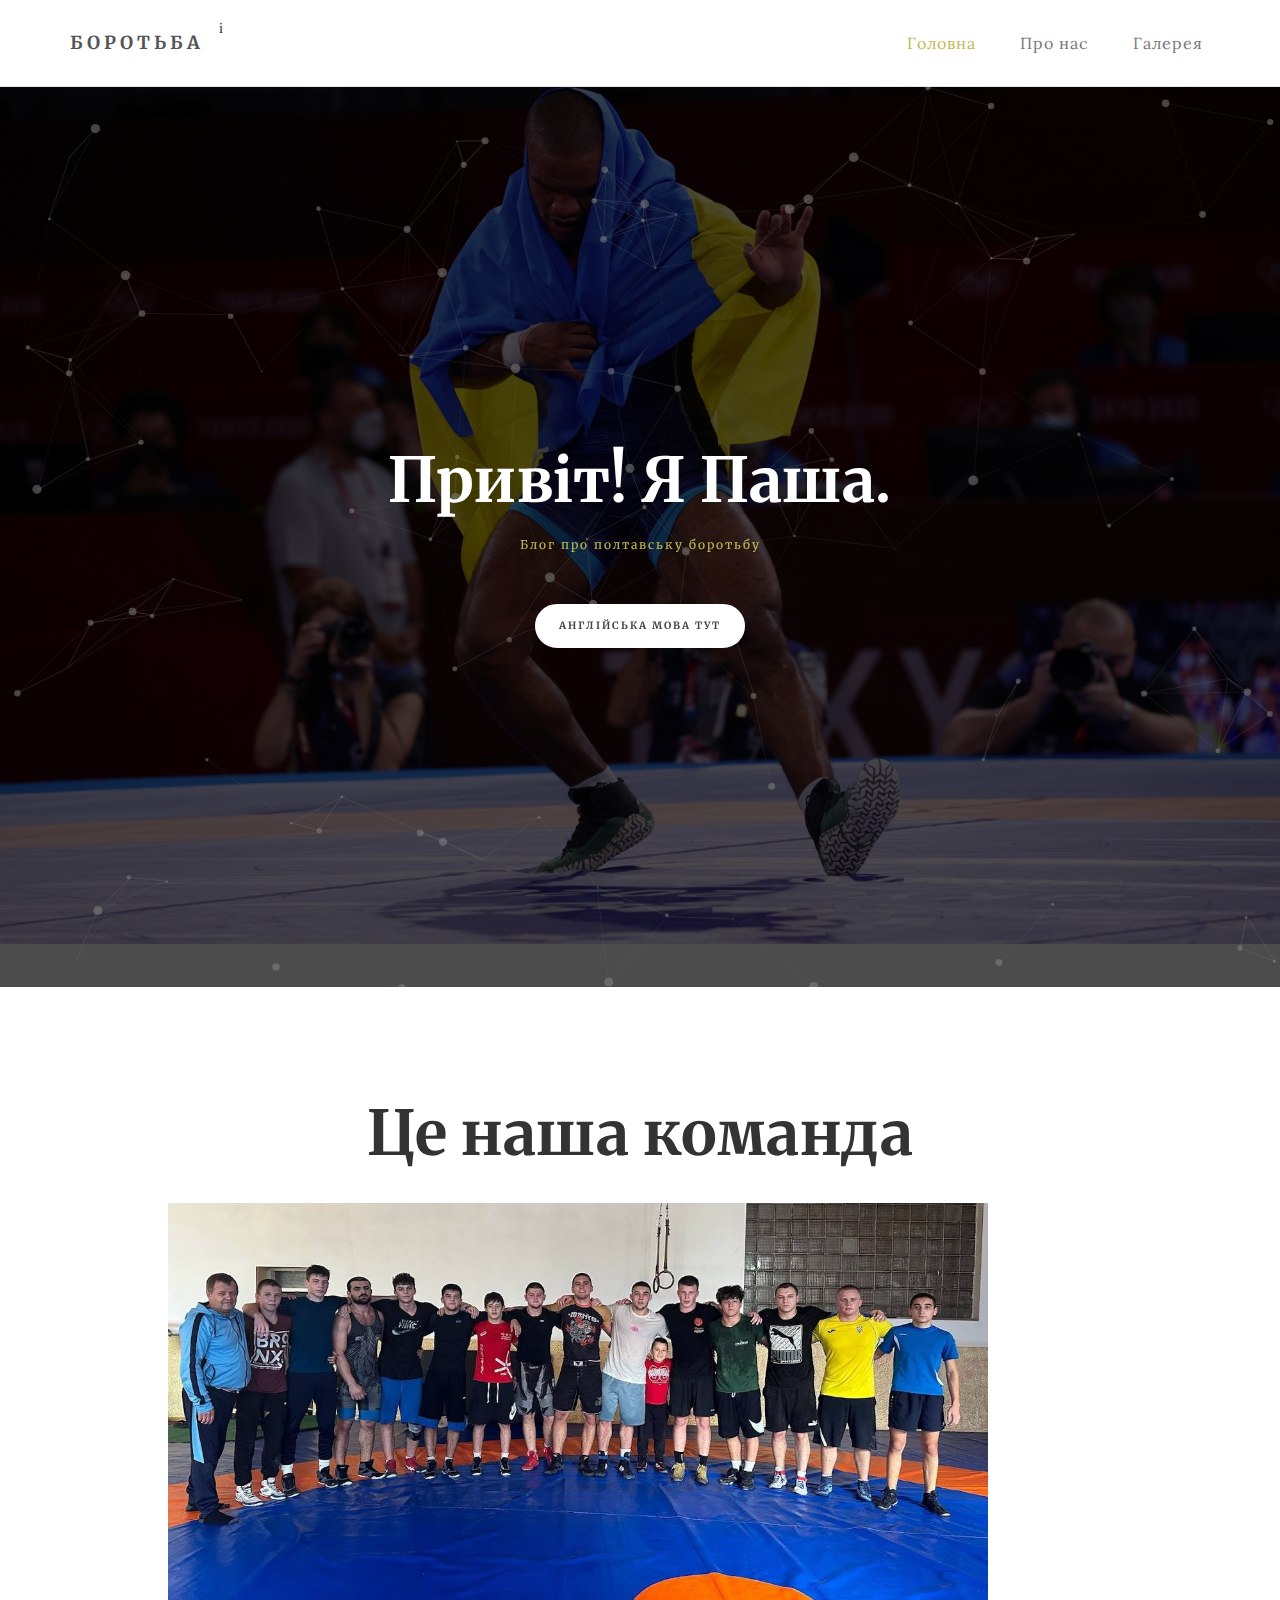
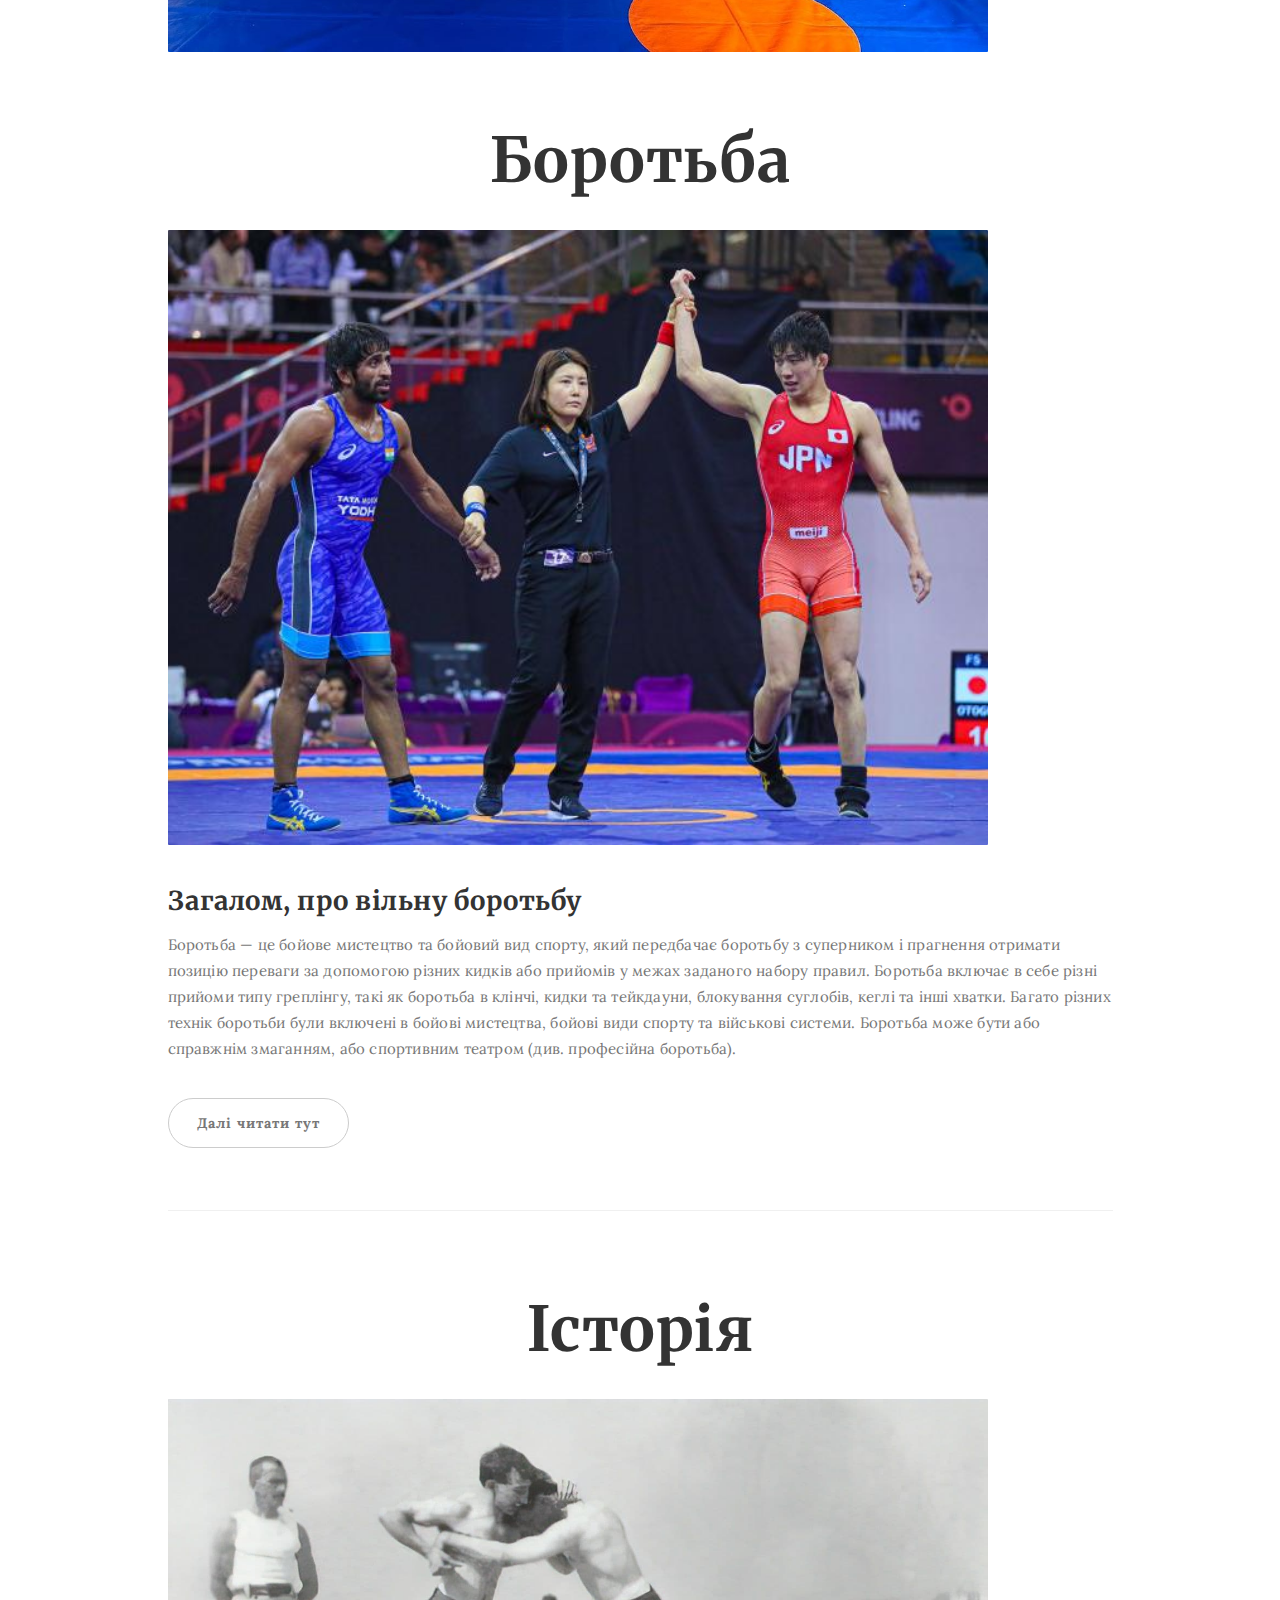
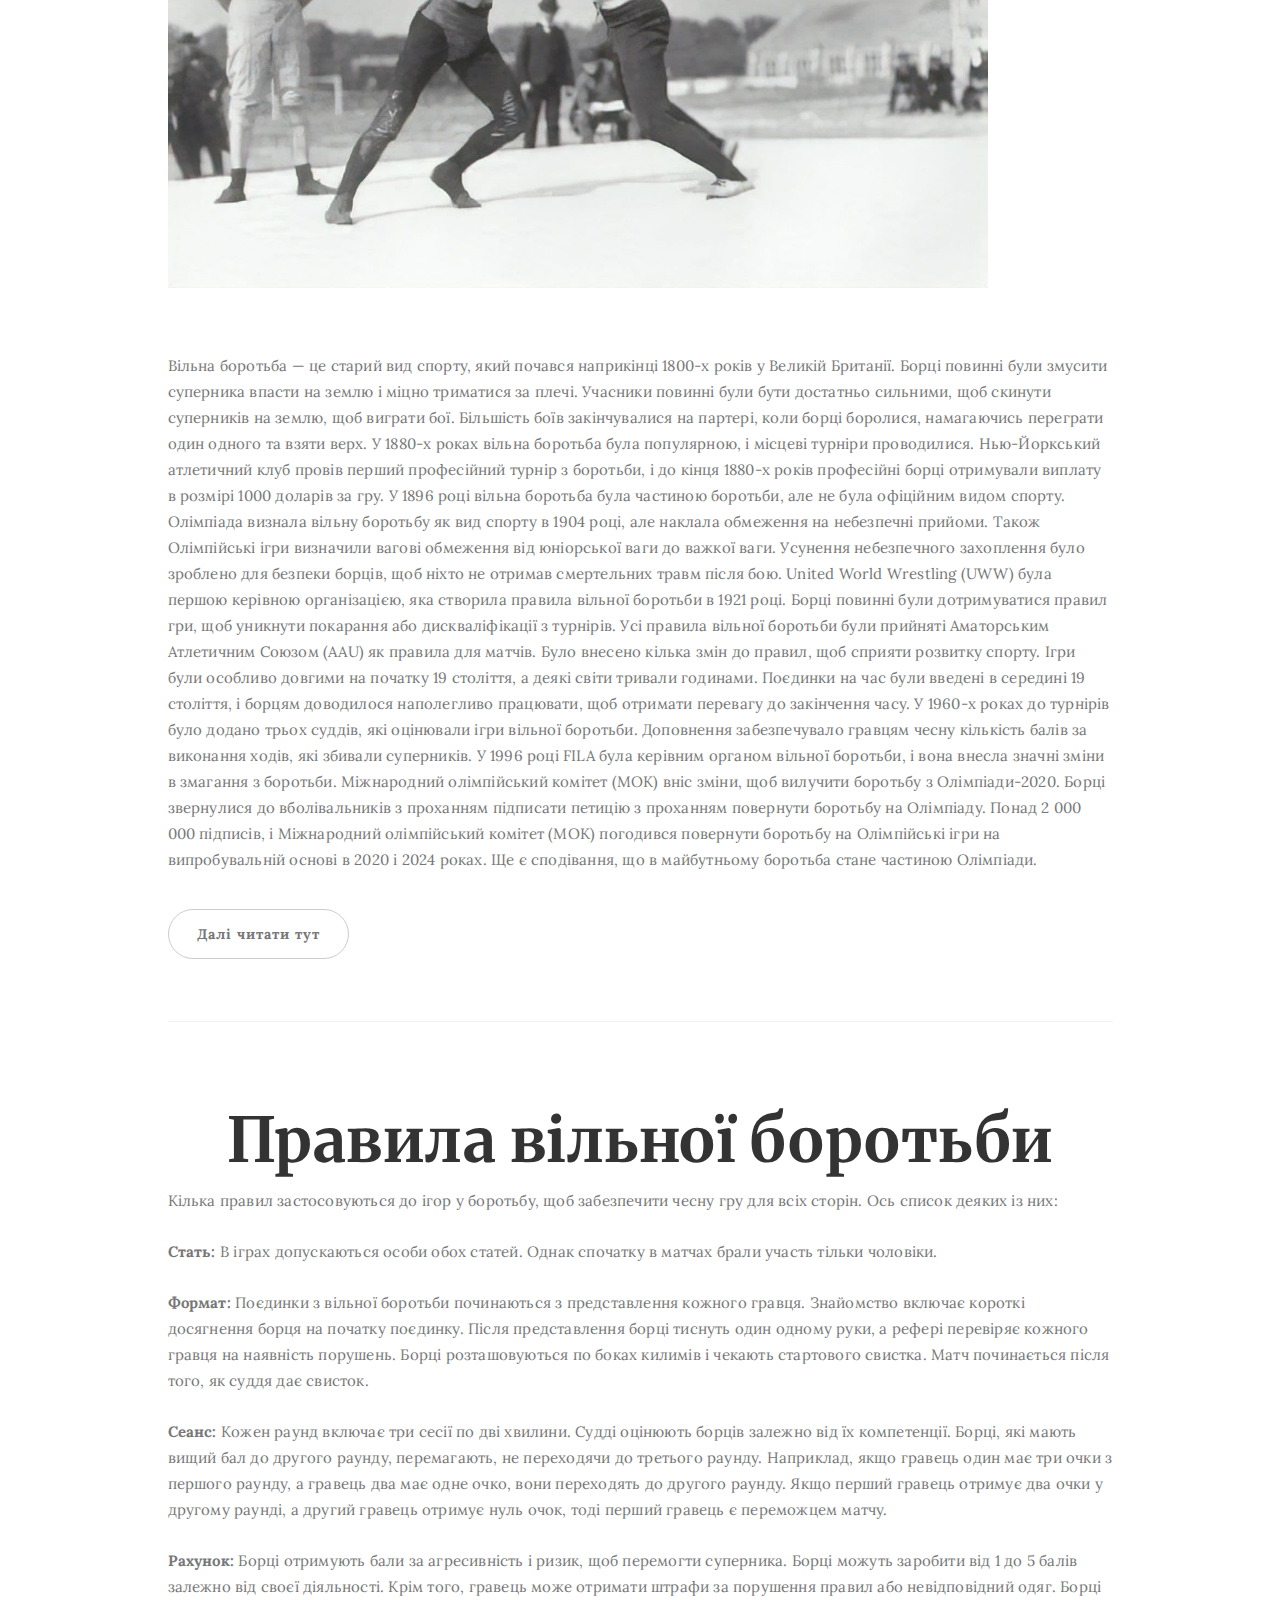
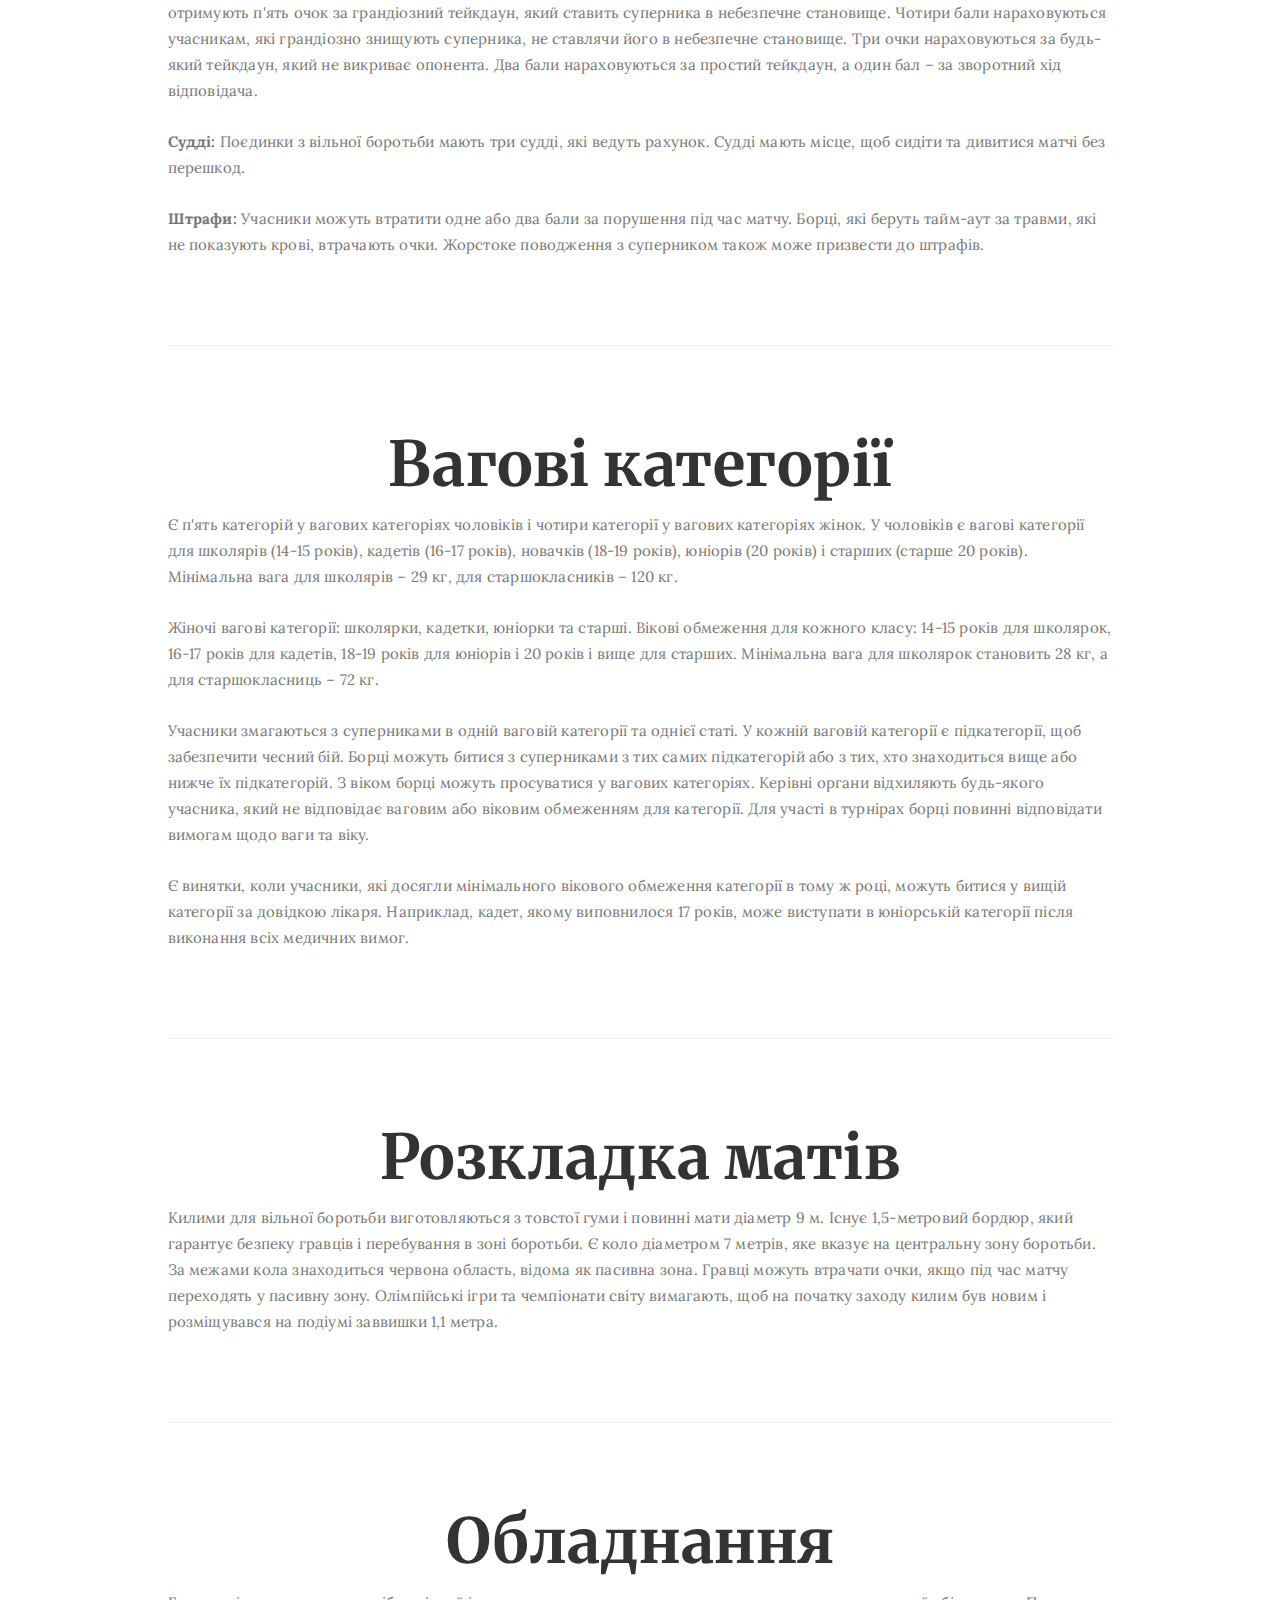
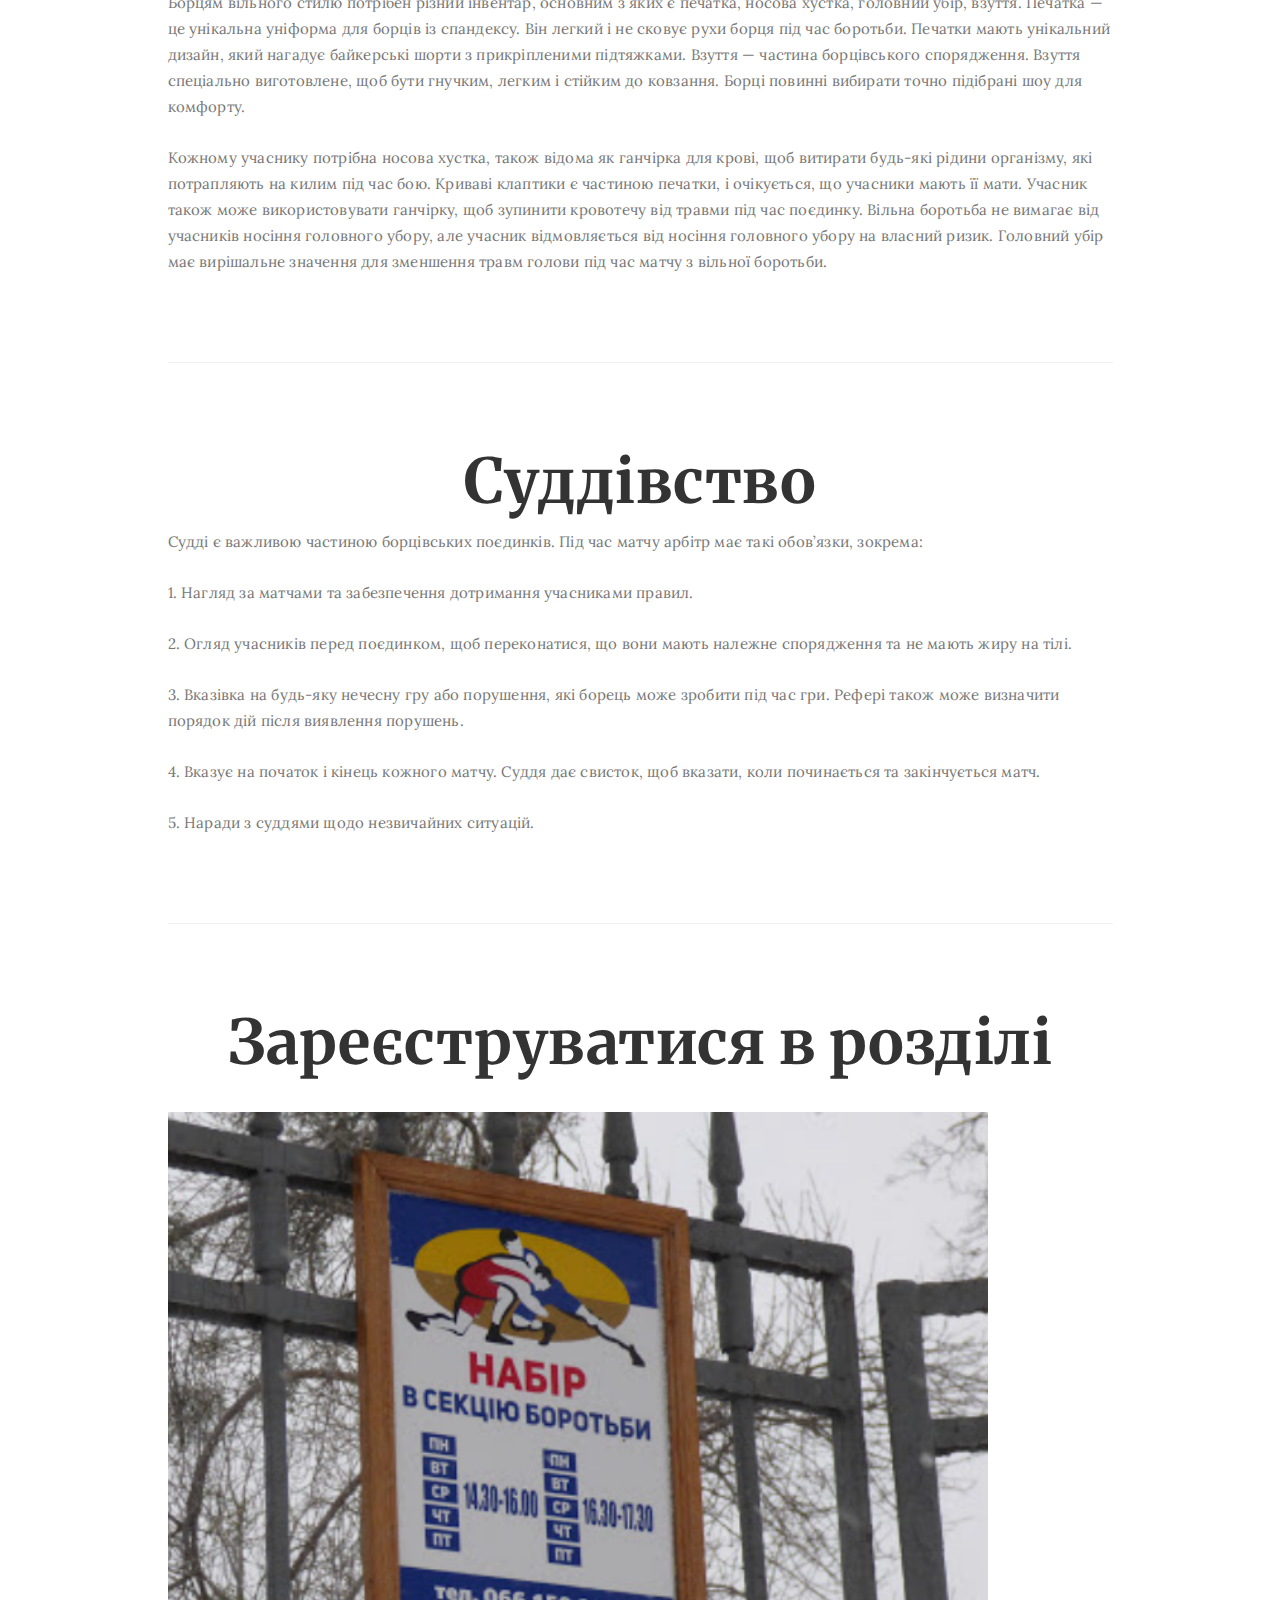
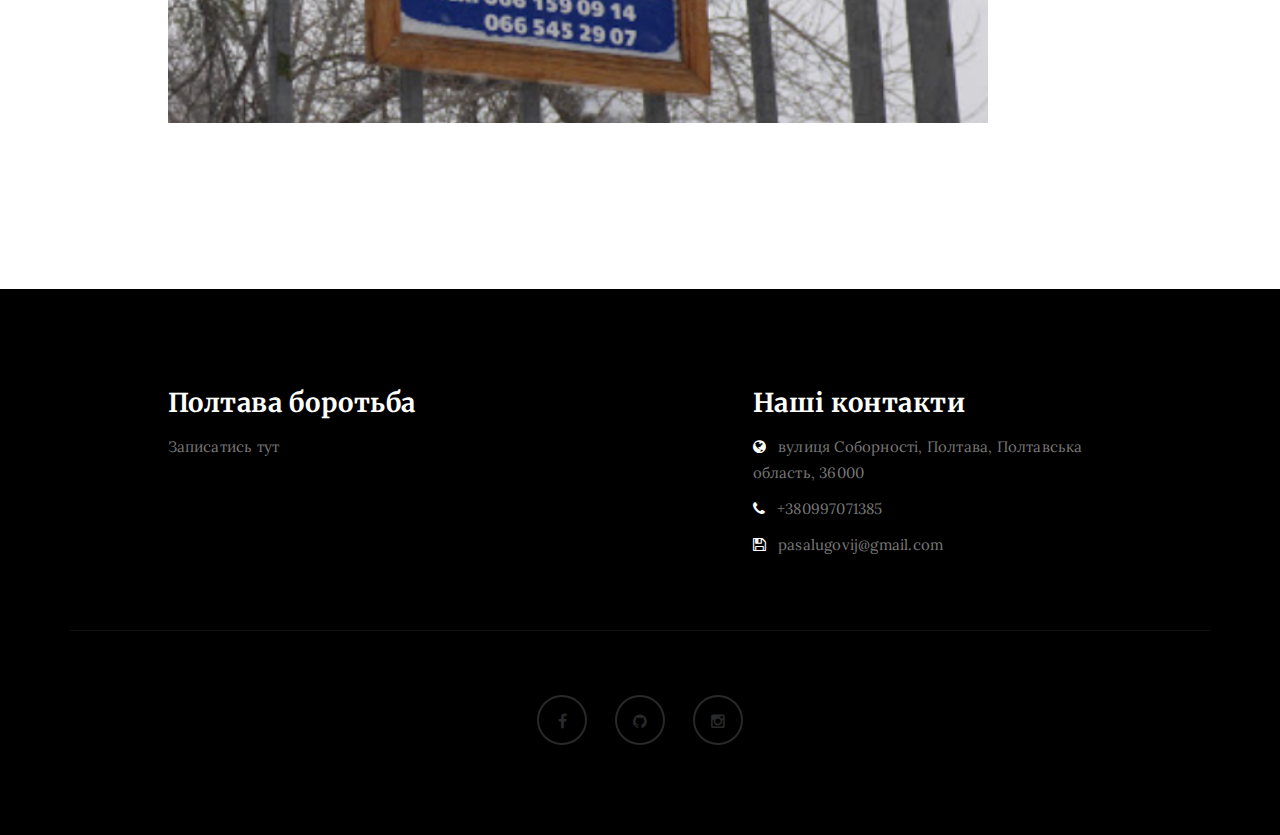
<file: ukrainish.html>
<!DOCTYPE html>
<html lang="X-UA-Compatible">
<head>

<meta charset="UTF-8">
<meta http-equiv="X-UA-Compatible" content="IE=Edge">
<meta name="description" content="">
<meta name="keywords" content="">
<meta name="author" content="">
<meta name="viewport" content="width=device-width, initial-scale=1, maximum-scale=1">
<link rel="shortcut icon" href="images/icon-wrestling.png" type="image/x-icon">
<title>Боротьба Полтава</title>

<link rel="stylesheet" href="css/bootstrap.min.css">
<link rel="stylesheet" href="css/font-awesome.min.css">

<!-- Main css -->
<link rel="stylesheet" href="css/style.css">
<link href="https://fonts.googleapis.com/css?family=Lora|Merriweather:300,400" rel="stylesheet">

</head>
<body>

<!-- PRE LOADER -->

<div class="preloader">
     <div class="sk-spinner sk-spinner-wordpress">
          <span class="sk-inner-circle"></span>
     </div>
</div>

<!-- Navigation section  -->

<div class="navbar navbar-default navbar-static-top" role="navigation">
     <div class="container">

          <div class="navbar-header">
               <button class="navbar-toggle" data-toggle="collapse" data-target=".navbar-collapse">
                    <span class="icon icon-bar"></span>
                    <span class="icon icon-bar"></span>
                    <span class="icon icon-bar"></span>
               </button>
               <a href="index.html" class="navbar-brand">Боротьба</a>і
          </div>
          <div class="collapse navbar-collapse">
               <ul class="nav navbar-nav navbar-right">
                    <li class="active"><a href="index.html">Головна</a></li>
                    <li><a href="about.html">Про нас</a></li>
                    <li><a href="gallery.html">Галерея</a></li>
               </ul>
          </div>

  </div>
</div>

<!-- Home Section -->

<section id="home" class="main-home parallax-section">
     <div class="overlay"></div>
     <div id="particles-js"></div>
     <div class="container">
          <div class="row">

               <div class="col-md-12 col-sm-12">
                    <h1>Привіт! Я Паша.</h1>
                    <h4>Блог про полтавську боротьбу</h4>
                    <a href="index.html" class="smoothScroll btn btn-default">Англійська мова тут</a>
               </div>

          </div>
     </div>
</section>

<!-- Blog Section -->

<section id="blog">
     <div class="container">
          <div class="row">

               <div class="col-md-offset-1 col-md-10 col-sm-12">
                    <div class="blog-post-thumb">
                         <h1 class="my-team">Це наша команда</h1>
                         <div class="blog-post-image">
                              <a>
                                   <img src="images/My-team.jpg" class="img-responsive" alt="Blog Image" height="800px" width="820px">
                              </a>
                         </div>

                    <div class="blog-post-thumb">
                         <h1 class="my-team">Боротьба</h1>
                         <div class="blog-post-image">
                              <a>
                                   <img src="images/otoguto-blog.jpg" class="img-responsive" alt="Blog Image" height="800px" width="820px">
                              </a>
                         </div>
                         <div class="blog-post-title">
                              <h3>Загалом, про вільну боротьбу</a></h3>
                         </div>
                         <div class="blog-post-des">
                              <p>Боротьба — це бойове мистецтво та бойовий вид спорту, який передбачає боротьбу з суперником і прагнення отримати позицію переваги за допомогою різних кидків або прийомів у межах заданого набору правил. Боротьба включає в себе різні прийоми типу греплінгу, такі як боротьба в клінчі, кидки та тейкдауни, блокування суглобів, кеглі та інші хватки. Багато різних технік боротьби були включені в бойові мистецтва, бойові види спорту та військові системи. Боротьба може бути або справжнім змаганням, або спортивним театром (див. професійна боротьба).</p>
                              <a href="https://en.wikipedia.org/wiki/Wrestling" class="btn btn-default">Далі читати тут</a>
                         </div>
                    </div>

                    <div class="blog-post-thumb">
                         <h1 class="my-team">Історія</h1>
                         <div class="blog-post-image">
                              <div class="embed-responsive embed-responsive-16by9">
                                   <img src="images/history-wreestling.jpeg" class="img-responsive" alt="Blog Image" height="800px" width="820px">
                              </div>
                         </div>

                         <div class="blog-post-des">
                              <p>Вільна боротьба — це старий вид спорту, який почався наприкінці 1800-х років у Великій Британії. Борці повинні були змусити суперника впасти на землю і міцно триматися за плечі. Учасники повинні були бути достатньо сильними, щоб скинути суперників на землю, щоб виграти бої. Більшість боїв закінчувалися на партері, коли борці боролися, намагаючись переграти один одного та взяти верх. У 1880-х роках вільна боротьба була популярною, і місцеві турніри проводилися. Нью-Йоркський атлетичний клуб провів перший професійний турнір з боротьби, і до кінця 1880-х років професійні борці отримували виплату в розмірі 1000 доларів за гру. У 1896 році вільна боротьба була частиною боротьби, але не була офіційним видом спорту. Олімпіада визнала вільну боротьбу як вид спорту в 1904 році, але наклала обмеження на небезпечні прийоми. Також Олімпійські ігри визначили вагові обмеження від юніорської ваги до важкої ваги. Усунення небезпечного захоплення було зроблено для безпеки борців, щоб ніхто не отримав смертельних травм після бою. United World Wrestling (UWW) була першою керівною організацією, яка створила правила вільної боротьби в 1921 році. Борці повинні були дотримуватися правил гри, щоб уникнути покарання або дискваліфікації з турнірів. Усі правила вільної боротьби були прийняті Аматорським Атлетичним Союзом (AAU) як правила для матчів. Було внесено кілька змін до правил, щоб сприяти розвитку спорту. Ігри були особливо довгими на початку 19 століття, а деякі світи тривали годинами. Поєдинки на час були введені в середині 19 століття, і борцям доводилося наполегливо працювати, щоб отримати перевагу до закінчення часу. У 1960-х роках до турнірів було додано трьох суддів, які оцінювали ігри вільної боротьби. Доповнення забезпечувало гравцям чесну кількість балів за виконання ходів, які збивали суперників. У 1996 році FILA була керівним органом вільної боротьби, і вона внесла значні зміни в змагання з боротьби. Міжнародний олімпійський комітет (МОК) вніс зміни, щоб вилучити боротьбу з Олімпіади-2020. Борці звернулися до вболівальників з проханням підписати петицію з проханням повернути боротьбу на Олімпіаду. Понад 2 000 000 підписів, і Міжнародний олімпійський комітет (МОК) погодився повернути боротьбу на Олімпійські ігри на випробувальній основі в 2020 і 2024 роках. Ще є сподівання, що в майбутньому боротьба стане частиною Олімпіади.</p>
                              <a href="https://sport-wiki.org/sports/freestyle-wrestling/" class="btn btn-default">Далі читати тут</a>
                         </div>
                    </div>

                    <div class="blog-post-thumb">
                         <h1 class="my-team">Правила вільної боротьби</h1>
                         <div class="blog-post-title">
                              <p class="text-rules">Кілька правил застосовуються до ігор у боротьбу, щоб забезпечити чесну гру для всіх сторін. Ось список деяких із них:</p>
                              <p class="text-rules"><b>Стать:</b> В іграх допускаються особи обох статей. Однак спочатку в матчах брали участь тільки чоловіки.</p>
                              <p class="text-rules"><b>Формат:</b> Поєдинки з вільної боротьби починаються з представлення кожного гравця. Знайомство включає короткі досягнення борця на початку поєдинку. Після представлення борці тиснуть один одному руки, а рефері перевіряє кожного гравця на наявність порушень. Борці розташовуються по боках килимів і чекають стартового свистка. Матч починається після того, як суддя дає свисток.</p>
                              <p class="text-rules"><b>Сеанс:</b> Кожен раунд включає три сесії по дві хвилини. Судді оцінюють борців залежно від їх компетенції. Борці, які мають вищий бал до другого раунду, перемагають, не переходячи до третього раунду. Наприклад, якщо гравець один має три очки з першого раунду, а гравець два має одне очко, вони переходять до другого раунду. Якщо перший гравець отримує два очки у другому раунді, а другий гравець отримує нуль очок, тоді перший гравець є переможцем матчу.</p>
                              <p class="text-rules"><b>Рахунок:</b> Борці отримують бали за агресивність і ризик, щоб перемогти суперника. Борці можуть заробити від 1 до 5 балів залежно від своєї діяльності. Крім того, гравець може отримати штрафи за порушення правил або невідповідний одяг. Борці отримують п'ять очок за грандіозний тейкдаун, який ставить суперника в небезпечне становище. Чотири бали нараховуються учасникам, які грандіозно знищують суперника, не ставлячи його в небезпечне становище. Три очки нараховуються за будь-який тейкдаун, який не викриває опонента. Два бали нараховуються за простий тейкдаун, а один бал – за зворотний хід відповідача.</p>
                              <p class="text-rules"><b>Судді:</b> Поєдинки з вільної боротьби мають три судді, які ведуть рахунок. Судді мають місце, щоб сидіти та дивитися матчі без перешкод.</p>
                              <p class="text-rules"><b>Штрафи:</b> Учасники можуть втратити одне або два бали за порушення під час матчу. Борці, які беруть тайм-аут за травми, які не показують крові, втрачають очки. Жорстоке поводження з суперником також може призвести до штрафів.</p>
                         </div>
                    </div>

                    <div class="blog-post-thumb">
                         <h1 class="my-team">Вагові категорії</h1>
                         <div class="blog-post-title">
                              <p class="text-rules">Є п'ять категорій у вагових категоріях чоловіків і чотири категорії у вагових категоріях жінок. У чоловіків є вагові категорії для школярів (14-15 років), кадетів (16-17 років), новачків (18-19 років), юніорів (20 років) і старших (старше 20 років). Мінімальна вага для школярів – 29 кг, для старшокласників – 120 кг.</p>
                              <p class="text-rules">Жіночі вагові категорії: школярки, кадетки, юніорки та старші. Вікові обмеження для кожного класу: 14-15 років для школярок, 16-17 років для кадетів, 18-19 років для юніорів і 20 років і вище для старших. Мінімальна вага для школярок становить 28 кг, а для старшокласниць – 72 кг.</p>
                              <p class="text-rules">Учасники змагаються з суперниками в одній ваговій категорії та однієї статі. У кожній ваговій категорії є підкатегорії, щоб забезпечити чесний бій. Борці можуть битися з суперниками з тих самих підкатегорій або з тих, хто знаходиться вище або нижче їх підкатегорій. З віком борці можуть просуватися у вагових категоріях. Керівні органи відхиляють будь-якого учасника, який не відповідає ваговим або віковим обмеженням для категорії. Для участі в турнірах борці повинні відповідати вимогам щодо ваги та віку.</p>
                              <p class="text-rules">Є винятки, коли учасники, які досягли мінімального вікового обмеження категорії в тому ж році, можуть битися у вищій категорії за довідкою лікаря. Наприклад, кадет, якому виповнилося 17 років, може виступати в юніорській категорії після виконання всіх медичних вимог.</p>
                         </div>
                    </div>

                    <div class="blog-post-thumb">
                         <h1 class="my-team">Розкладка матів</h1>
                         <div class="blog-post-title">
                              <p class="text-rules">Килими для вільної боротьби виготовляються з товстої гуми і повинні мати діаметр 9 м. Існує 1,5-метровий бордюр, який гарантує безпеку гравців і перебування в зоні боротьби. Є коло діаметром 7 метрів, яке вказує на центральну зону боротьби. За межами кола знаходиться червона область, відома як пасивна зона. Гравці можуть втрачати очки, якщо під час матчу переходять у пасивну зону. Олімпійські ігри та чемпіонати світу вимагають, щоб на початку заходу килим був новим і розміщувався на подіумі заввишки 1,1 метра.</p>
                         </div>
                    </div>

                    <div class="blog-post-thumb">
                         <h1 class="my-team">Обладнання</h1>
                         <div class="blog-post-title">
                              <p class="text-rules">Борцям вільного стилю потрібен різний інвентар, основним з яких є печатка, носова хустка, головний убір, взуття. Печатка — це унікальна уніформа для борців із спандексу. Він легкий і не сковує рухи борця під час боротьби. Печатки мають унікальний дизайн, який нагадує байкерські шорти з прикріпленими підтяжками. Взуття — частина борцівського спорядження. Взуття спеціально виготовлене, щоб бути гнучким, легким і стійким до ковзання. Борці повинні вибирати точно підібрані шоу для комфорту.</p>
                              <p class="text-rules">Кожному учаснику потрібна носова хустка, також відома як ганчірка для крові, щоб витирати будь-які рідини організму, які потрапляють на килим під час бою. Криваві клаптики є частиною печатки, і очікується, що учасники мають її мати. Учасник також може використовувати ганчірку, щоб зупинити кровотечу від травми під час поєдинку. Вільна боротьба не вимагає від учасників носіння головного убору, але учасник відмовляється від носіння головного убору на власний ризик. Головний убір має вирішальне значення для зменшення травм голови під час матчу з вільної боротьби.</p>
                         </div>
                    </div>

                    <div class="blog-post-thumb">
                         <h1 class="my-team">Суддівство</h1>
                         <div class="blog-post-title">
                              <p class="text-rules">Судді є важливою частиною борцівських поєдинків. Під час матчу арбітр має такі обов’язки, зокрема: </p>
                              <p class="text-rules">1. Нагляд за матчами та забезпечення дотримання учасниками правил.</p>
                              <p class="text-rules">2. Огляд учасників перед поєдинком, щоб переконатися, що вони мають належне спорядження та не мають жиру на тілі.</p>
                              <p class="text-rules">3. Вказівка ​​на будь-яку нечесну гру або порушення, які борець може зробити під час гри. Рефері також може визначити порядок дій після виявлення порушень.</p>
                              <p class="text-rules">4. Вказує на початок і кінець кожного матчу. Суддя дає свисток, щоб вказати, коли починається та закінчується матч.</p>
                              <p class="text-rules">5. Наради з суддями щодо незвичайних ситуацій.</p>
                         </div>
                    </div>


                    <div class="blog-post-thumb">
                         <h1 class="my-team">Зареєструватися в розділі</h1>
                         <div class="blog-post-image">
                              <a>
                                   <img src="images/reception-wrestling.png" class="img-responsive" alt="Blog Image" height="800px" width="820px">
                              </a>
                    </div>
               </div>

          </div>
     </div>
</section>

<!-- Footer Section -->

<footer>
     <div class="container">
          <div class="row">

               <div class="col-md-5 col-md-offset-1 col-sm-6">
                    <h3>Полтава боротьба</h3>
                    <p>Записатись тут</p>
               </div>

               <div class="col-md-4 col-md-offset-1 col-sm-6">
                    <h3>Наші контакти</h3>
                    <p><i class="fa fa-globe"></i> вулиця Соборності, Полтава, Полтавська область, 36000</p>
                    <p><i class="fa fa-phone"></i> +380997071385</p>
                    <p><i class="fa fa-save"></i> pasalugovij@gmail.com</p>
               </div>

               <div class="clearfix col-md-12 col-sm-12">
                    <hr>
               </div>

               <div class="col-md-12 col-sm-12">
                    <ul class="social-icon">
                         <li><a href="https://www.facebook.com/profile.php?id=100010576518614" class="fa fa-facebook"></a></li>
                         <li><a href="https://github.com/Pavlitoo" class="fa fa-github"></a></li>
                         <li><a href="https://www.instagram.com/l.pashaa/" class="fa fa-instagram"></a></li>
                    </ul>
               </div>
               
          </div>
     </div>
</footer>

<!-- Back top -->
<a href="#back-top" class="go-top"><i class="fa fa-angle-up"></i></a>

<!-- SCRIPTS -->

<script src="js/jquery.js"></script>
<script src="js/bootstrap.min.js"></script>
<script src="js/particles.min.js"></script>
<script src="js/app.js"></script>
<script src="js/jquery.parallax.js"></script>
<script src="js/smoothscroll.js"></script>
<script src="js/custom.js"></script>

</body>
</html>
</file>
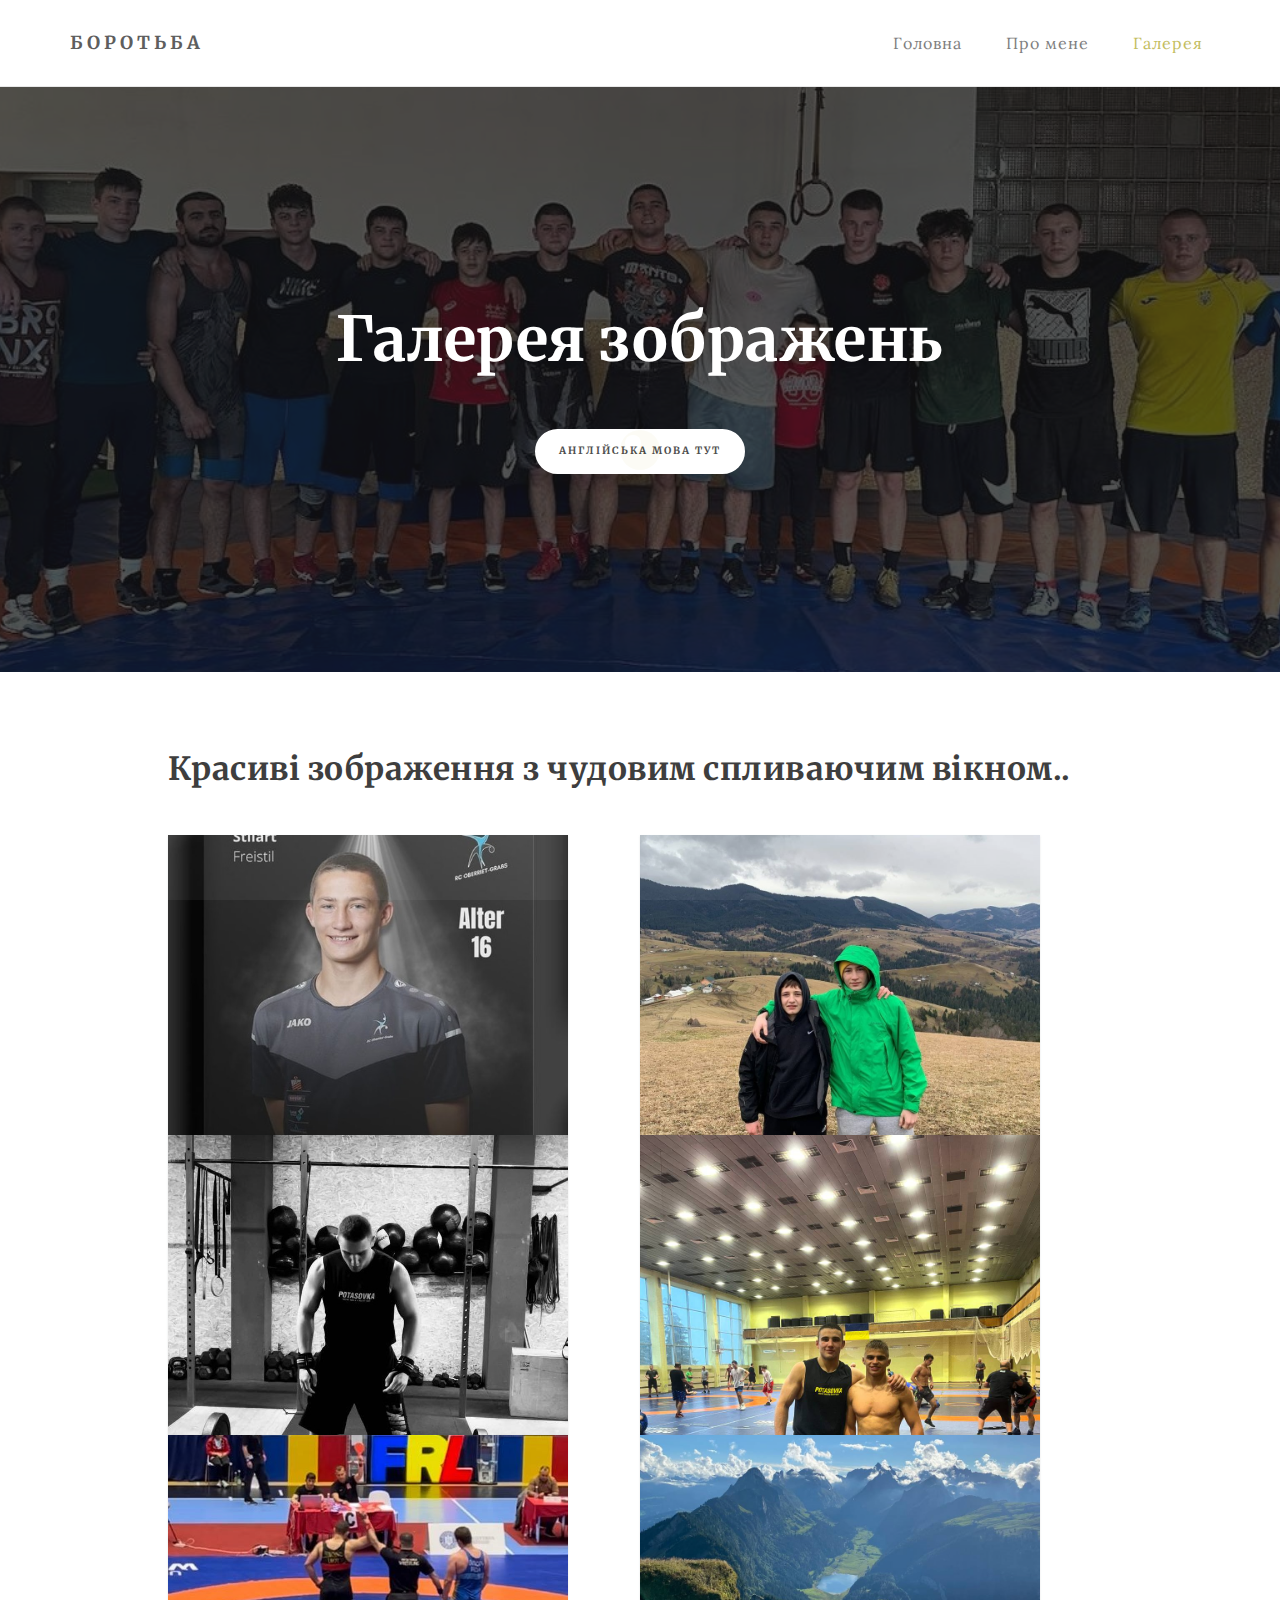
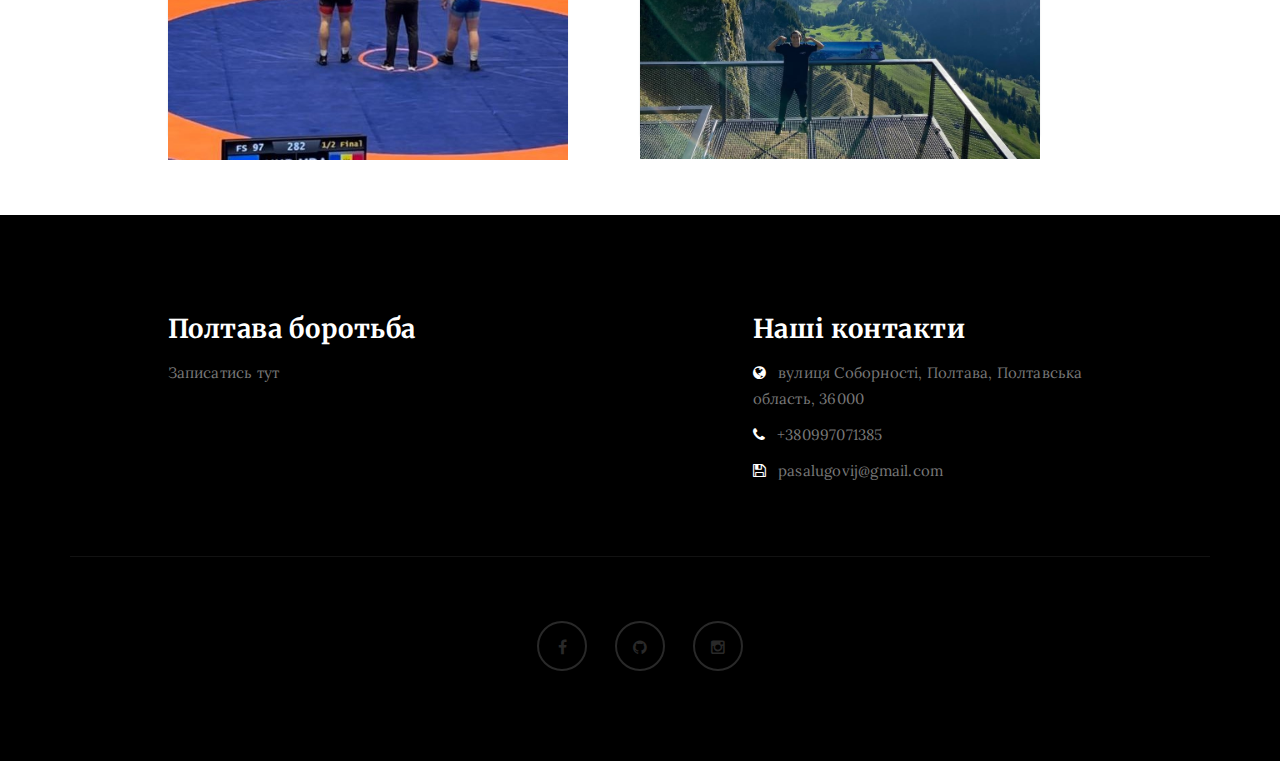
<file: ukrainishgallery.html>
<!DOCTYPE html>
<html lang="en">
<head>

<meta charset="UTF-8">
<meta http-equiv="X-UA-Compatible" content="IE=Edge">
<meta name="description" content="">
<meta name="keywords" content="">
<meta name="author" content="">
<meta name="viewport" content="width=device-width, initial-scale=1, maximum-scale=1">

<title>Галерея</title>

<link rel="stylesheet" href="css/bootstrap.min.css">
<link rel="stylesheet" href="css/font-awesome.min.css">
<link rel="stylesheet" href="css/magnific-popup.css">

<!-- Main css -->
<link rel="stylesheet" href="css/style.css">
<link href="https://fonts.googleapis.com/css?family=Lora|Merriweather:300,400" rel="stylesheet">
<link rel="shortcut icon" href="images/icon-wrestling.png" type="image/x-icon">
</head>
<body>

<!-- PRE LOADER -->

<div class="preloader">
     <div class="sk-spinner sk-spinner-wordpress">
          <span class="sk-inner-circle"></span>
     </div>
</div>

<!-- Navigation section  -->

<div class="navbar navbar-default navbar-static-top" role="navigation">
     <div class="container">

          <div class="navbar-header">
               <button class="navbar-toggle" data-toggle="collapse" data-target=".navbar-collapse">
                    <span class="icon icon-bar"></span>
                    <span class="icon icon-bar"></span>
                    <span class="icon icon-bar"></span>
               </button>
               <a href="index.html" class="navbar-brand">Боротьба</a>
          </div>
          <div class="collapse navbar-collapse">
               <ul class="nav navbar-nav navbar-right">
                    <li><a href="index.html">Головна</a></li>
                    <li><a href="about.html">Про мене</a></li>
                    <li class="active"><a href="gallery.html">Галерея</a></li>
               </ul>
          </div>

  </div>
</div>

<!-- Home Section -->

<section id="home" class="main-gallery parallax-section">
     <div class="overlay"></div>
     <div class="container">
          <div class="row">

               <div class="col-md-12 col-sm-12">
                    <h1>Галерея зображень</h1>
                    <a href="gallery.html" class="smoothScroll btn btn-default">Англійська мова тут</a>
               </div>

          </div>
     </div>
</section>

<!-- Gallery Section -->

<section id="gallery">
     <div class="container">
          <div class="row">

               <div class="col-md-offset-1 col-md-10 col-sm-12">
                    <h2>Красиві зображення з чудовим спливаючим вікном..</h2>
                    <span></span>
                    <div class="col-md-6 col-sm-6">
                         <div class="gallery-thumb">
                              <a href="images/Switzerland.jpg" class="image-popup">
                                   <img src="images/Switzerland.jpg" class="img-responsive" alt="Gallery Image">
                              </a>
                         </div>
                    </div>

                    <div class="col-md-6 col-sm-6">
                         <div class="gallery-thumb">
                              <a href="images/Carpatu-foto.jpg" class="image-popup">
                                   <img src="images/Carpatu-foto.jpg" class="img-responsive" alt="Gallery Image">
                              </a>
                         </div>
                    </div>

                    <div class="col-md-6 col-sm-6">
                         <div class="gallery-thumb">
                              <a href="images/trainingm-max-foto.jpg" class="image-popup">
                                   <img src="images/trainingm-max-foto.jpg" class="img-responsive" alt="Gallery Image">
                              </a>
                         </div>
                    </div>

                    <div class="col-md-6 col-sm-6">
                         <div class="gallery-thumb">
                              <a href="images/traing-foto.jpg" class="image-popup">
                                   <img src="images/traing-foto.jpg" class="img-responsive" alt="Gallery Image">
                              </a>
                         </div>
                    </div>

                    <div class="col-md-6 col-sm-6">
                         <div class="gallery-thumb">
                              <a href="images/prymachenko.jpg" class="image-popup">
                                   <img src="images/prymachenko.jpg" class="img-responsive" alt="Gallery Image">
                              </a>
                         </div>
                    </div>

                    <div class="col-md-6 col-sm-6">
                         <div class="gallery-thumb">
                              <a href="images/Ilend.jpg" class="image-popup">
                                   <img src="images/Ilend.jpg" class="img-responsive" alt="Gallery Image">
                              </a>
                         </div>
                    </div>
               </div>

          </div>
     </div>
</section>

<!-- Footer Section -->

<footer>
     <div class="container">
          <div class="row">

               <div class="col-md-5 col-md-offset-1 col-sm-6">
                    <h3>Полтава боротьба</h3>
                    <p>Записатись тут</p>
               </div>

               <div class="col-md-4 col-md-offset-1 col-sm-6">
                    <h3>Наші контакти</h3>
                    <p><i class="fa fa-globe"></i> вулиця Соборності, Полтава, Полтавська область, 36000</p>
                    <p><i class="fa fa-phone"></i> +380997071385</p>
                    <p><i class="fa fa-save"></i> pasalugovij@gmail.com</p>
               </div>

               <div class="clearfix col-md-12 col-sm-12">
                    <hr>
               </div>

               <div class="col-md-12 col-sm-12">
                    <ul class="social-icon">
                         <li><a href="https://www.facebook.com/profile.php?id=100010576518614" class="fa fa-facebook"></a></li>
                         <li><a href="https://github.com/Pavlitoo" class="fa fa-github"></a></li>
                         <li><a href="https://www.instagram.com/l.pashaa/" class="fa fa-instagram"></a></li>
                    </ul>
               </div>
               
          </div>
     </div>
</footer>
<!-- Back top -->
<a href="#back-top" class="go-top"><i class="fa fa-angle-up"></i></a>

<!-- SCRIPTS -->

<script src="js/jquery.js"></script>
<script src="js/bootstrap.min.js"></script>
<script src="js/jquery.magnific-popup.min.js"></script>
<script src="js/magnific-popup-options.js"></script>
<script src="js/jquery.parallax.js"></script>
<script src="js/custom.js"></script>

</body>
</html>
</file>
<file: css/style.css>
/*

Template 2085 Neuron

http://www.tooplate.com/view/2085-neuron

*/

body {
		background: #ffffff;
    font-family: 'Lora', serif;
    font-style: normal;
		font-weight: 300;
    overflow-x: hidden;
}


/*---------------------------------------
    Typorgraphy              
-----------------------------------------*/

h1,h2,h3,h4,h5,h6 {
  font-family: 'Merriweather', serif;
  font-style: normal;
  font-weight: bold;
  letter-spacing: 0.5px;
}

h1 {
    font-size: 62px;
    padding-bottom: 14px;
    margin-bottom: 0px;
}

h2 {
  font-size: 32px;
}

h2,h3 {
  padding-bottom: 6px;
}

h3 {
  font-size: 26px;
}

h4 {
  color: #666;
  font-size: 12px;
  font-weight: normal;
  letter-spacing: 2px;
}

p {
    color: #777;
    font-size: 15px;
    font-weight: 300;
    line-height: 26px;
    letter-spacing: 0.2px;
}

.btn-success:focus {
  background-color: #000;
  border-color: transparent;
}


/*---------------------------------------
    General               
-----------------------------------------*/

html{
  -webkit-font-smoothing: antialiased;
}

a {
  color: #4d638c;
  -webkit-transition: 0.5s;
  -o-transition: 0.5s;
  transition: 0.5s;
  text-decoration: none !important;
}
a:hover, a:active, a:focus {
  color: #4d638c;
  outline: none;
}

* {
  -webkit-box-sizing: border-box;
  -moz-box-sizing: border-box;
  box-sizing: border-box;
}

*:before,
*:after {
  -webkit-box-sizing: border-box;
  -moz-box-sizing: border-box;
  box-sizing: border-box;
}

#about, 
#gallery,
#contact,
#blog, 
#blog-single-post {
  padding-top: 60px;
  padding-bottom: 80px;
}

.main-about,
.main-single-post,
.main-gallery,
.main-contact {
  height: 65vh;
}

.overlay {
  background: rgba(0,0,0,0.7 );
  width: 100%;
  height: 100vh;
  position: absolute;
  top: 0;
  left: 0;
  right: 0;
  bottom: 0;
}

.parallax-section {
  background-attachment: fixed !important;
  background-size: cover !important;
  overflow: hidden;
}


/*---------------------------------------
    Preloader section              
-----------------------------------------*/

.preloader {
  position: fixed;
  top: 0;
  left: 0;
  width: 100%;
  height: 100%;
  z-index: 99999;
  display: flex;
  flex-flow: row nowrap;
  justify-content: center;
  align-items: center;
  background: none repeat scroll 0 0 #ffffff;
}

.sk-spinner-wordpress.sk-spinner {
  background-color: #bfba55;
  width: 40px;
  height: 40px;
  border-radius: 40px;
  position: relative;
  -webkit-animation: sk-innerCircle 1s linear infinite;
  animation: sk-innerCircle 1s linear infinite; 
}

.sk-spinner-wordpress .sk-inner-circle {
  display: block;
  background-color: #ffffff;
  width: 16px;
  height: 16px;
  position: absolute;
  border-radius: 8px;
  top: 5px;
  left: 5px; 
}

@-webkit-keyframes sk-innerCircle {
  0% {
    -webkit-transform: rotate(0);
            transform: rotate(0); }

  100% {
    -webkit-transform: rotate(360deg);
            transform: rotate(360deg); } }

@keyframes sk-innerCircle {
  0% {
    -webkit-transform: rotate(0);
            transform: rotate(0); }

  100% {
    -webkit-transform: rotate(360deg);
            transform: rotate(360deg); } }



/*---------------------------------------
    Main Navigation             
-----------------------------------------*/

.navbar-default {
    background: #ffffff;
    margin: 0 !important;
    padding: 18px 0;
}

.navbar-default .navbar-brand {
  color: #555;
  font-family: 'Merriweather', serif;
  font-weight: bold;
  text-transform: uppercase;
  letter-spacing: 4px;
  margin: 0;
}

.navbar-default .navbar-nav li a {
    color: #777;
    font-size: 16px;
    letter-spacing: 1px;
    -webkit-transition: all 0.4s ease-in-out;
    transition: all 0.4s ease-in-out;
    padding-right: 22px;
    padding-left: 22px;
}

.navbar-default .navbar-nav > li a:hover {
    color: #bfba55 !important;
}

.navbar-default .navbar-nav > li > a:hover,
.navbar-default .navbar-nav > li > a:focus {
    color: #606066;
    background-color: transparent;
}

.navbar-default .navbar-nav li a:hover,
 .navbar-default .navbar-nav .active > a {
    color: #bfba55;
  }

.navbar-default .navbar-nav > .active > a,
.navbar-default .navbar-nav > .active > a:hover,
.navbar-default .navbar-nav > .active > a:focus {
    color: #bfba55;
    background-color: transparent;
}

.navbar-default .navbar-toggle {
     border: none;
     padding-top: 10px;
  }

.navbar-default .navbar-toggle .icon-bar {
    background: #bfba55;
    border-color: transparent;
  }

.navbar-default .navbar-toggle:hover,
.navbar-default .navbar-toggle:focus { 
  background-color: transparent;
}



/*---------------------------------------
    Home section              
-----------------------------------------*/

#home {
    background-size: cover;
    background-position: center center;
    color: #ffffff;
    display: -webkit-box;
    display: -webkit-flex;
     display: -ms-flexbox;
    display: flex;
    -webkit-box-align: center;
    -webkit-align-items: center;
    -ms-flex-align: center;
     align-items: center;
    position: relative;
    text-align: center;
}

.main-home {
  background: url('../images/Ukraine-person.jpg') no-repeat;
  height: 100vh;
}

.main-about {
  background: url('../images/my-foto.jpg') no-repeat;
}

.main-single-post {
  background: url('../images/single-post-bg.jpg') no-repeat;
}

.main-gallery {
  background: url('../images/My-team.jpg') no-repeat;
}

.main-contact {
  background: url('../images/contact-bg.jpg') no-repeat;
}

.my-team{
  text-align: center;
}

.gallery-thumb{
  height: 300px;
  width: 400px;
}

#particles-js {
  position: absolute;
  width: 100%;
  height: 100vh;
  top: 0;
  left: 0;
}

#home h4 {
  color: #bfba55;
}

#home .btn {
  background: #ffffff;
  border: 2px solid #ffffff;
  border-radius: 100px;
  color: #444;
  font-family: 'Merriweather', serif;
  font-size: 10px;
  font-weight: bold;
  letter-spacing: 2px;
  text-transform: uppercase;
  padding: 13px 22px;
  margin-top: 42px;
  transition: all 0.4s ease-in-out;
}

#home .btn:hover {
  background: transparent;
  border-color: #ffffff;
  color: #ffffff;
}



/*---------------------------------------
   About section              
-----------------------------------------*/

#about .col-md-6 {
  padding-top: 22px;
  padding-bottom: 32px;
}

#about .col-md-6 img {
  padding: 22px 0px 22px 22px;
}

#about .col-md-4 {
  padding-bottom: 32px;
}

#about .col-md-4 img {
  padding-top: 12px;
}



/*---------------------------------------
   Gallery section              
-----------------------------------------*/

#gallery span {
  display: block;
  padding-bottom: 32px;
}

#gallery .col-md-6 {
  padding-left: 0px;
  padding-right: 0px;
}

#gallery .gallery-thumb {
  background-color: #ffffff;
  box-shadow: 0px 1px 2px 0px rgba(90, 91, 95, 0.15);
  cursor: pointer;
  display: block;
  position: relative;
  top: 0px;
  transition: all 0.4s ease-in-out;
}

#gallery .gallery-thumb:hover {
  box-shadow: 0px 16px 22px 0px rgba(90, 91, 95, 0.3);
  top: -5px;
}

#gallery .gallery-thumb img {
  width: 100%;
}

#gallery .col-md-12 p {
  padding-top: 22px;
  text-align: center;
}



/*---------------------------------------
   Contact section              
-----------------------------------------*/

#contact .col-md-4 {
  padding-left: 0px;
}

#contact .col-md-12 {
  padding-left: 0;
}

#contact form {
  padding-top: 32px;
}

#contact .form-control {
  border: 2px solid #f0f0f0;
  box-shadow: none;
  margin-top: 10px;
  margin-bottom: 10px;
  transition: all 0.4s ease-in-out;
}

#contact .form-control:hover {
  border-color: #555;
}

#contact input {
  height: 50px;
}

#contact input[type="submit"] {
  background: #bfba55;
  border-radius: 100px;
  border: none;
  color: #ffffff;
  font-weight: bold;
  transition: all 0.4s ease-in-out;
}

#contact input[type="submit"]:hover {
  background: #333;
}



/*---------------------------------------
   Blog section              
-----------------------------------------*/

.blog-post-thumb {
  border-bottom: 1px solid #f0f0f0;
  padding-top: 32px;
  padding-bottom: 62px;
  margin-bottom: 32px;
}

.blog-post-thumb:last-child {
  border-bottom: 0px;
  padding-bottom: 32px;
  margin-bottom: 0px;
}

.blog-post-image,
.blog-post-video {
  padding-top: 22px;
  padding-bottom: 22px;
  width: 100%;
}

.text-rules{
  margin-bottom: 25px;
}

#about img,
.blog-post-image img {
  border-radius: 1px;
}

.blog-post-title a {
  color: #222;
}

.blog-post-title a:hover {
  color: #bfba55;
}

.blog-post-format {
  padding-bottom: 22px;
}

.blog-post-format span {
  letter-spacing: 0.5px;
  padding-right: 12px;
}

.blog-post-format span a {
  color: #333;
}

.blog-post-format span img {
  display: inline-block;
  width: 42px;
  margin-right: 4px;
}

.blog-post-des blockquote {
  margin: 22px;
}

.blog-post-des .btn {
  border-radius: 100px;
  color: #777;
  font-weight: bold;
  letter-spacing: 1px;
  padding: 14px 28px;
  margin-top: 26px;
  transition: all 0.4s ease-in-out;
}

.blog-post-des .btn:hover {
  background: #bfba55;
  border-color: transparent;
  color: #ffffff;
}

.blog-author {
  border-top: 1px solid #f0f0f0;
  border-bottom: 1px solid #f0f0f0;
  padding-top: 32px;
  padding-bottom: 32px;
  margin-top: 42px;
  margin-bottom: 42px;
}

.blog-author .media img {
  display: inline-block;
  width: 90px;
  margin-right: 12px;
}

.blog-author .media a,
.blog-comment .media h3 {
  color: #444;
  font-size: 18px;
  letter-spacing: 1px;
}

.blog-comment {
  border-bottom: 1px solid #f0f0f0;
  padding-bottom: 32px;
  margin-bottom: 42px;
}

.blog-comment .media:nth-child(2) {
  padding-top: 22px;
}

.blog-comment .media img {
  width: 82px;
  margin-right: 12px;
}

.blog-comment .media h3 {
  display: inline-block;
  padding-right: 14px;
}


.blog-comment-form h3 {
  padding-bottom: 18px;
}

#about .col-md-6, #about .col-md-4,
.blog-comment-form .col-md-4 {
  padding-left: 0px;
}

.blog-comment-form .form-control {
  box-shadow: none;
  border: 2px solid #f0f0f0;
  margin-top: 10px;
  margin-bottom: 10px;
  transition: all 0.4s ease-in-out;
}

.blog-comment-form .form-control:hover {
  border-color: #555;
}

.blog-comment-form input {
  height: 45px;
}

.blog-comment-form input[type="submit"] {
  background: #bfba55;
  border-radius: 100px;
  border: none;
  color: #ffffff;
  font-weight: bold;
  transition: all 0.4s ease-in-out;
}

.blog-comment-form input[type="submit"]:hover {
  background: #333;
  border-color: transparent;
  color: #ffffff;
}



/*---------------------------------------
   Blog Single Post section              
-----------------------------------------*/

#blog-single-post .blog-single-post-image {
  padding-top: 22px;
}

#blog-single-post .blog-single-post-image .col-md-4 {
  padding-left: 0px;
  padding-right: 0px;
  padding-bottom: 22px;
}

#blog-single-post .blog-single-post-image img {
  border-radius: 1px;
  padding-right: 12px;
}

#blog-single-post .blog-post-des h3 {
  padding-top: 16px;
}



/*---------------------------------------
   Footer section              
-----------------------------------------*/

footer {
    background: #000;
    color: #ffffff;
    padding: 80px 0px;
    position: relative;
}

footer .col-md-4 .fa {
  color: #ffffff;
  padding-right: 8px;
}

footer hr {
  border-color: #121212;
  margin-top: 62px;
  margin-bottom: 42px;
}

footer .footer-copyright {
  padding-top: 12px;
}



/* Back top */
.go-top {
  background-color: #ffffff;
  box-shadow: 1px 1.732px 12px 0px rgba( 0, 0, 0, .14 ), 1px 1.732px 3px 0px rgba( 0, 0, 0, .12 );
  transition : all 1s ease;
  bottom: 2em;
  right: 2em;
  color: #333;
  font-size: 24px;
  display: none;
  position: fixed;
  text-decoration: none;
  width: 40px;
  height: 40px;
  line-height: 38px;
  text-align: center;
  border-radius: 100%;
}

.go-top:hover {
    background: #bfba55;
    color: #ffffff;
}



/*---------------------------------------
   Social icon             
-----------------------------------------*/

.social-icon {
    position: relative;
    padding: 0;
    margin: 0;
    text-align: center;
}

.social-icon li {
    display: inline-block;
    list-style: none;
}

.social-icon li a {
    border: 2px solid #292929;
    color: #292929;
    border-radius: 100px;
    cursor: pointer;
    font-size: 16px;
    text-decoration: none;
    transition: all 0.4s ease-in-out;
    width: 50px;
    height: 50px;
    line-height: 50px;
    text-align: center;
    vertical-align: middle;
    position: relative;
    margin: 22px 12px 10px 12px;
}

.social-icon li a:hover {
    border-color: #bfba55;
    color: #bfba55;
    transform: scale(1.1);
}



/*---------------------------------------
   Mobile Responsive         
-----------------------------------------*/

@media (max-width: 980px) {

  .main-about,
  .main-single-post,  
  .main-gallery,
  .main-contact {
    height: 35vh;
  }

}


@media (max-width: 768px) {

  h1 {
    font-size: 52px;
  }

  h2 {
    font-size: 26px;
  }

  #about .col-md-6 img {
    padding-left: 0px;
  }

  #blog-single-post .blog-single-post-image img {
    padding-bottom: 22px;
  }

  footer .col-md-4 {
    padding-top: 22px;
  }

}


@media (max-width: 650px) {

  h1 {
    font-size: 42px;
  }

  #about, #gallery,
  #contact,
  #blog, #blog-single-post {
    padding-top: 60px;
    padding-bottom: 60px;
  }

}
</file>
